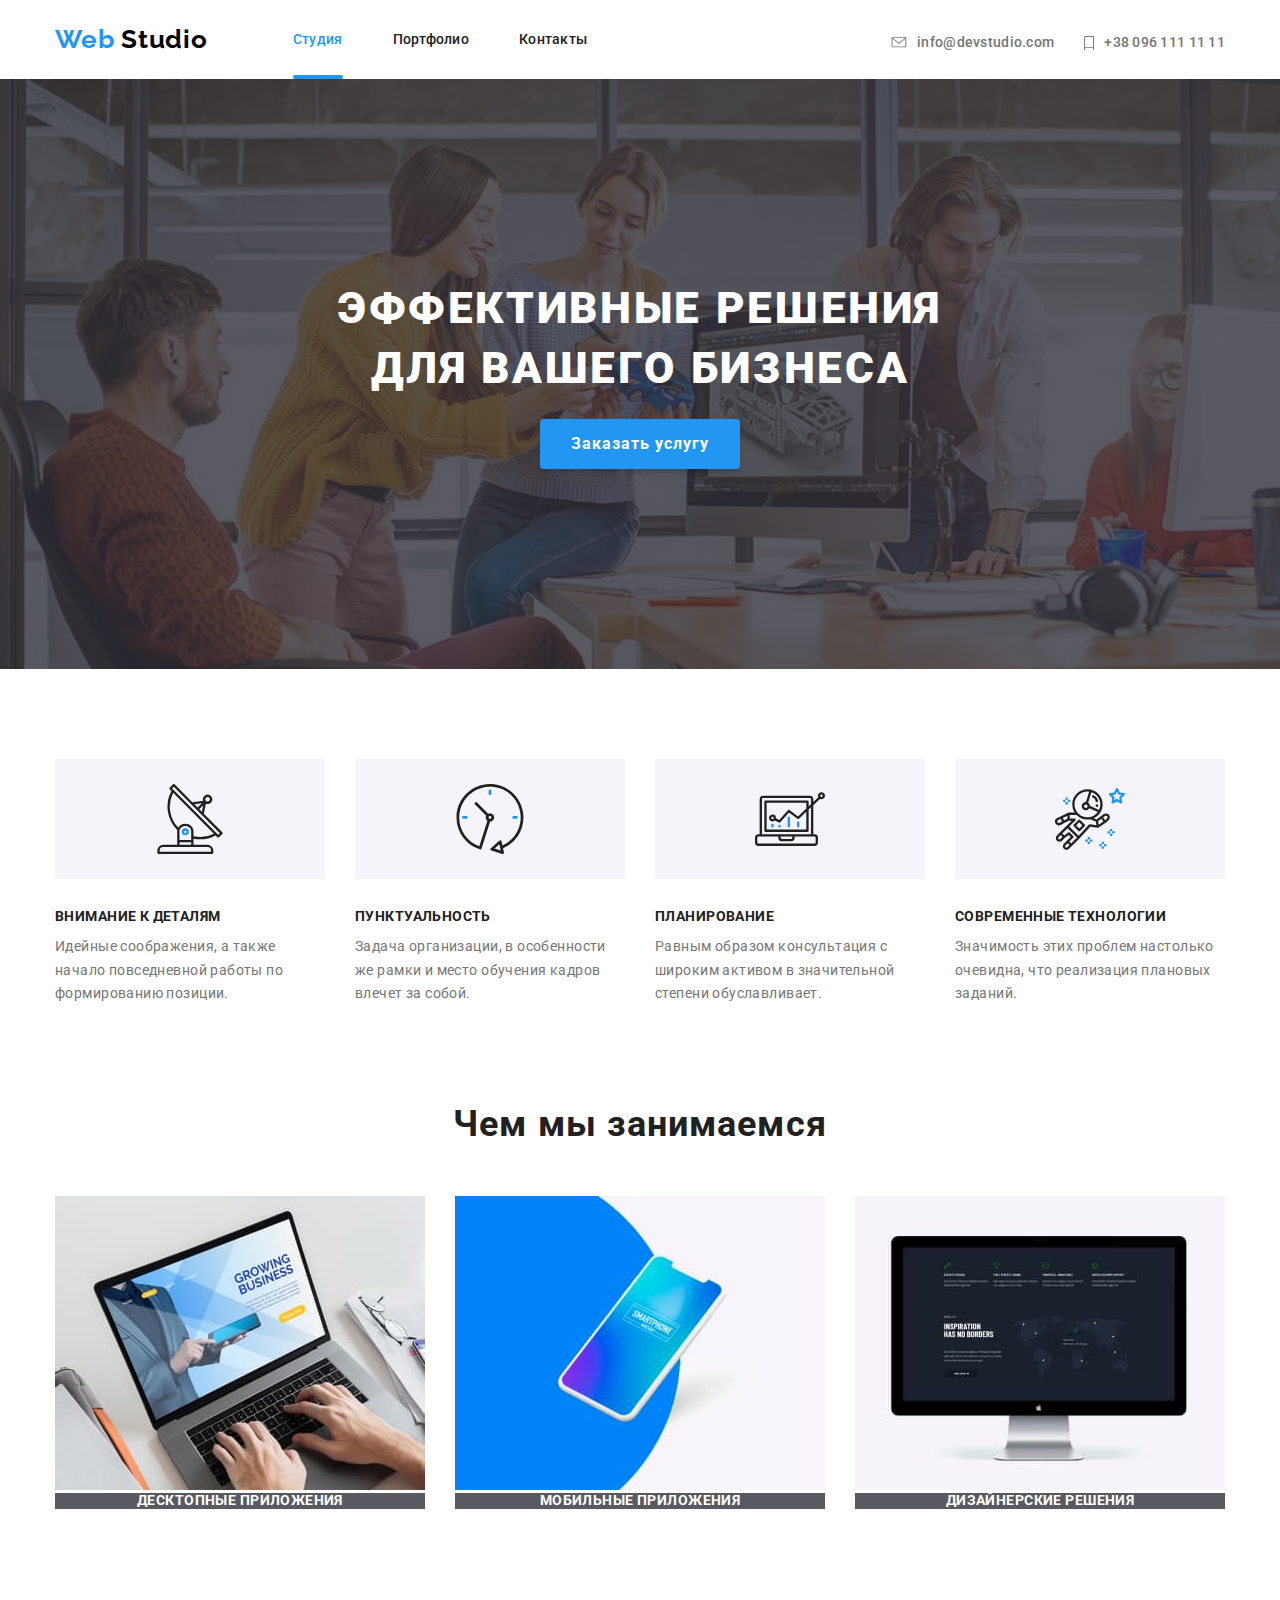
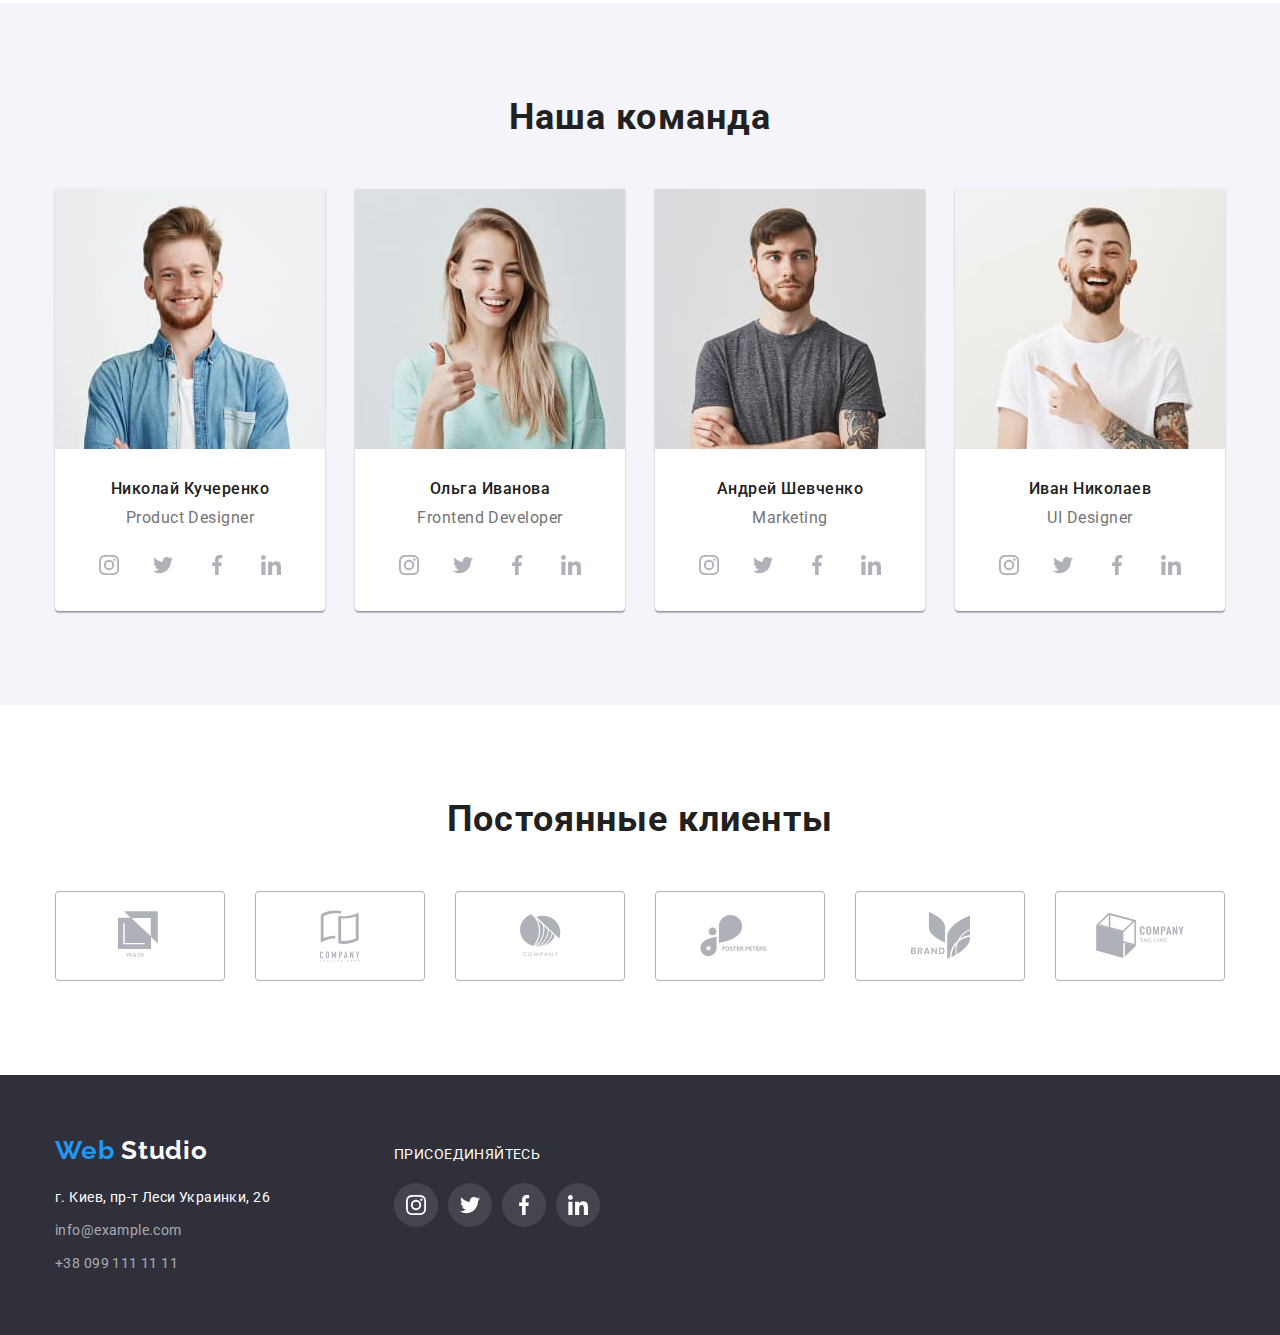
<file: index.html>
<!DOCTYPE html>
<html lang="ru">
<head>
    <meta charset="UTF-8">
    <meta name="viewport" content="width=device-width, initial-scale=1.0">
    <title lang="en">Web Studio</title>
    <link href="https://fonts.googleapis.com/css2?family=Raleway:wght@700&family=Roboto:wght@400;500;700;900&display=swap" rel="stylesheet">
    <link rel="stylesheet" href="./css/normalize.css">
    <link rel="stylesheet" href="./css/styles.css">
</head>
<body>
    <header class="web-studio-header">
        <div class="container">
            <nav class="nav">
                <a class="logo" href="./index.html" lang="en"><span>Web</span> Studio</a>
                <ul class="nav-list">
                    <li class="nav-item">
                        <a class="nav-item-link stydio-underline" href="./index.html">Студия</a>
                    </li>
                    <li class="nav-item">
                        <a class="nav-item-link" href="./portfolio.html">Портфолио</a>
                    </li>
                    <li class="nav-item">
                        <a class="nav-item-link" href="">Контакты</a>
                    </li>
                </ul>
            </nav>      
            <ul class="header-adress">
                <li class="header-adress-list link" >
                    <a href="mailto:info@devstudio.com">
                    <svg class="header-icon-mail" width="16" height="11">
                        <use href="./images/svg/sprite.svg#icon-envelopehover"></use>
                    </svg>info@devstudio.com
                    </a>
                </li>
                <li class="header-adress-list link">
                    <a href="tel:+380961111111">
                    <svg class="header-icon">
                        <use href="./images/svg/sprite.svg#icon-vector"></use>
                    </svg>+38 096 111 11 11
                    </a>
                </li>
            </ul>
        </div>
    </header>
    <main>
        <!-- Hero section_1 -->
        <section class="hero-section">
            <div class="hero-content">
                <h1 class="hero-title">
                    Эффективные решения для вашего бизнеса
                </h1>
                <button class="hero-button" type="button">
                    Заказать услугу
                </button>    
            </div>
        </section>
        <!-- About us (+Фоновые иконки) section_2-->
        <section  class="about-section container">
            <h2 class="section-title" hidden>О нас</h2>
            <ul class="about-us-list">
                <li class="list-item">
                    <div class="about-us-bg">
                        <svg class="about-us-svg">
                            <use href="./images/svg/sprite.svg#icon-antenna"></use>
                        </svg>
                    </div>
                    <h3 class="about-second-title">Внимание к деталям</h3>
                    <p class="about-description">Идейные соображения, а также начало повседневной работы по формированию позиции.</p>
                </li>
                <li class="list-item">
                    <div class="about-us-bg">
                        <svg class="about-us-svg">
                            <use href="./images/svg/sprite.svg#icon-clock" ></use>
                        </svg>
                    </div>
                    <h3 class="about-second-title">Пунктуальность</h3>
                    <p class="about-description">Задача организации, в особенности же рамки и место обучения кадров влечет за собой.</p>
                </li>
                <li class="list-item">
                    <div class="about-us-bg">
                        <svg class="about-us-svg">
                            <use href="./images/svg/sprite.svg#icon-diagram"></use>
                        </svg>
                    </div>
                    <h3 class="about-second-title">Планирование</h3>
                    <p class="about-description">Равным образом консультация с широким активом в значительной степени обуславливает.</p>
                </li>
                <li class="list-item">
                    <div class="about-us-bg">
                        <svg class="about-us-svg">
                            <use href="./images/svg/sprite.svg#icon-astronaut"></use>
                        </svg>
                    </div>
                    <h3 class="about-second-title">Современные технологии</h3>
                    <p class="about-description">Значимость этих проблем настолько очевидна, что реализация плановых заданий.</p>
                </li>
            </ul>
        </section>
        <!-- Чем мы занимаемся section_3 -->
        <section class="what-do-we-do">
            <div class="container">
                <h2 class="section-title">Чем мы занимаемся</h2>
                <ul class="what-do-we-do-list">
                    <li class="what-our-direction">
                        <img src="./images/main/section_3/img_1.jpg" alt="человек печатает" width="370" height="294">
                        <h3 class="what-our-direction-title">Десктопные приложения</h3>
                    </li>
                    <li class="what-our-direction">
                        <img src="./images/main/section_3/img_2.jpg" alt="мобильный телефон" width="370" height="294">
                        <h3 class="what-our-direction-title">Мобильные приложения</h3>
                    </li>
                    <li class="what-our-direction">
                        <img src="./images/main/section_3/img_3.jpg" alt="монитор со страницой сайта" width="370" height="294">
                        <h3 class="what-our-direction-title">Дизайнерские решения</h3>
                    </li>
                </ul>    
            </div>
        </section>
        <!-- Наша команда section_4 -->
        <section class="team-section">
            <div class="container">
                <h2 class="section-title">Наша команда</h2>
                <ul class="team-list">
                    <li class="team-card">
                        <img src="./images/main/section_4_team/img_1.jpg" alt="член команди номер 1" width="270" height="260">
                        <h3 class="team-card-title">Николай Кучеренко</h3>
                        <p class="team-card-desc" lang="en">Product Designer</p>
                        <ul class="card-social-list">
                            <li>
                                <a class="card-social-list-link" href="" >
                                    <svg class="icon-svg" width="20px" height="20px">
                                        <use href="./images/svg/sprite.svg#icon-instagram2"></use>
                                    </svg>
                                </a>
                                
                            </li>
                            <li>
                                <a class="card-social-list-link" href="">
                                    <svg class="icon-svg" width="20px" height="20px">
                                        <use href="./images/svg/sprite.svg#icon-twitter1"></use>
                                    </svg>
                                </a>
                            </li>
                            <li>
                                <a class="card-social-list-link" href="">
                                    <svg class="icon-svg" width="20px" height="20px">
                                        <use href="./images/svg/sprite.svg#icon-facebook1"></use>
                                    </svg>
                                </a>
                            </li>
                            <li>
                                <a class="card-social-list-link" href="">
                                    <svg class="icon-svg" width="20px" height="20px">
                                        <use href="./images/svg/sprite.svg#icon-linkedin1"></use>
                                    </svg>
                                </a>
                            </li>
                        </ul>
                    </li>
                    <li class="team-card">
                        <img src="./images/main/section_4_team/img_2.jpg" alt="член команди номер 2" width="270" height="260">
                        <h3 class="team-card-title">Ольга Иванова</h3>
                        <p class="team-card-desc" lang="en">Frontend Developer</p>
                        <ul class="card-social-list">
                            <li>
                                <a class="card-social-list-link" href="" >
                                    <svg class="icon-svg" width="20px" height="20px">
                                        <use href="./images/svg/sprite.svg#icon-instagram2"></use>
                                    </svg>
                                </a>
                                
                            </li>
                            <li>
                                <a class="card-social-list-link" href="">
                                    <svg class="icon-svg" width="20px" height="20px">
                                        <use class="icon-svg" href="./images/svg/sprite.svg#icon-twitter1"></use>
                                    </svg>
                                </a>
                            </li>
                            <li>
                                <a class="card-social-list-link" href="">
                                    <svg class="icon-svg" width="20px" height="20px">
                                        <use href="./images/svg/sprite.svg#icon-facebook1"></use>
                                    </svg>
                                </a>
                            </li>
                            <li>
                                <a class="card-social-list-link" href="">
                                    <svg class="icon-svg" width="20px" height="20px">
                                        <use class="icon-svg" href="./images/svg/sprite.svg#icon-linkedin1"></use>
                                    </svg>
                                </a>
                            </li>
                        </ul>
                    </li>
                    <li class="team-card">
                        <img src="./images/main/section_4_team/img_3.jpg" alt="член команди номер 3" width="270" height="260">
                        <h3 class="team-card-title">Андрей Шевченко</h3>
                        <p class="team-card-desc" lang="en">Marketing</p>
                        <ul class="card-social-list">
                            <li>
                                <a class="card-social-list-link" href="" >
                                    <svg class="icon-svg" width="20px" height="20px">
                                        <use href="./images/svg/sprite.svg#icon-instagram2"></use>
                                    </svg>
                                </a>
                                
                            </li>
                            <li>
                                <a class="card-social-list-link" href="">
                                    <svg class="icon-svg" width="20px" height="20px">
                                        <use class="icon-svg" href="./images/svg/sprite.svg#icon-twitter1"></use>
                                    </svg>
                                </a>
                            </li>
                            <li>
                                <a class="card-social-list-link" href="">
                                    <svg class="icon-svg" width="20px" height="20px">
                                        <use href="./images/svg/sprite.svg#icon-facebook1"></use>
                                    </svg>
                                </a>
                            </li>
                            <li>
                                <a class="card-social-list-link" href="">
                                    <svg class="icon-svg" width="20px" height="20px">
                                        <use class="icon-svg" href="./images/svg/sprite.svg#icon-linkedin1"></use>
                                    </svg>
                                </a>
                            </li>
                        </ul>
                    </li>
                    <li class="team-card">
                        <img src="./images/main/section_4_team/img_4.jpg" alt="член команди номер 4" width="270" height="260">
                        <h3 class="team-card-title">Иван Николаев</h3>
                        <p class="team-card-desc" lang="en">UI Designer</p>
                        <ul class="card-social-list">
                            <li>
                                <a class="card-social-list-link" href="" >
                                    <svg class="icon-svg" width="20px" height="20px">
                                        <use href="./images/svg/sprite.svg#icon-instagram2"></use>
                                    </svg>
                                </a>
                                
                            </li>
                            <li>
                                <a class="card-social-list-link" href="">
                                    <svg class="icon-svg" width="20px" height="20px">
                                        <use class="icon-svg" href="./images/svg/sprite.svg#icon-twitter1"></use>
                                    </svg>
                                </a>
                            </li>
                            <li>
                                <a class="card-social-list-link" href="">
                                    <svg class="icon-svg" width="20px" height="20px">
                                        <use href="./images/svg/sprite.svg#icon-facebook1"></use>
                                    </svg>
                                </a>
                            </li>
                            <li>
                                <a class="card-social-list-link" href="">
                                    <svg class="icon-svg" width="20px" height="20px">
                                        <use class="icon-svg" href="./images/svg/sprite.svg#icon-linkedin1"></use>
                                    </svg>
                                </a>
                            </li>
                        </ul>
                    </li>
                </ul>
    
            </div>

        </section>
        <!-- Постоянные клиенты scetion_5 -->
        <section class="regular-clients-section container">
            <h2 class="section-title">Постоянные клиенты</h2>
            <ul class="regular-klients-list">
                <li class="clients-logo">
                    <a class="clients-logo-link" href="" >
                        <svg width="44" height="49">
                            <use class="regular-clients-icon" href="./images/svg/sprite.svg#icon-logo1" ></use>
                        </svg>
                    </a>
                </li>
                <li>
                    <a class="clients-logo-link" href="">
                        <svg width="40" height="52">
                            <use href="./images/svg/sprite.svg#icon-logo2" width="40" height="52"></use>
                        </svg>
                    </a>
                </li>
                <li>
                    <a class="clients-logo-link" href="">
                        <svg width="41" height="42.6">
                            <use href="./images/svg/sprite.svg#icon-logo3"></use>
                        </svg>
                    </a>
                </li>
                <li>
                    <a class="clients-logo-link" href="">
                        <svg width="79.66" height="42.02">
                            <use href="./images/svg/sprite.svg#icon-logo4"></use>
                        </svg>
                    </a>
                </li>
                <li>
                    <a class="clients-logo-link" href="">
                        <svg width="59" height="47">
                            <use href="./images/svg/sprite.svg#icon-logo5"></use>
                        </svg>
                    </a>
                </li>
                <li>
                    <a class="clients-logo-link" href="">
                        <svg width="88.48" height="45.44">
                            <use href="./images/svg/sprite.svg#icon-logo6"></use>
                        </svg>
                    </a>
                </li>
            </ul>
        </section>
    </main>
    <footer class="footer">
        <div class="container">
            <div class="footer-adress">
                <a class="logo" href="" lang="en"><span>Web</span> <span class="footer-logo">Studio</span></a>
                <ul>
                    <li class="footer-adress-item">
                        <a class="footer-adress-link" href="https://goo.gl/maps/uBGR4EbeHuh7jFkM7" target="_blank">г. Киев, пр-т Леси Украинки, 26</a>
                    </li>
                    <li class="footer-adress-item">
                        <a class="footer-adress-link transparent" href="mailto:info@example.com">info@example.com</a>
                    </li>
                    <li class="footer-adress-item">
                        <a class="footer-adress-link transparent" href="tel:+380991111111">+38 099 111 11 11</a>
                    </li>
                </ul>
            </div>
             <div class="footer-social">
                    <b class="foter-social-title">присоединяйтесь</b>
                    <ul class="footer-social-list">
                        <li>
                            <a class="footer-social-list-item" href="">
                                <svg width="20" height="20">
                                    <use href="./images/svg/sprite.svg#icon-instagram2"></use>
                                </svg>
                            </a>
                        </li>
                        <li>
                            <a class="footer-social-list-item" href="">
                                <svg width="20" height="20">
                                    <use href="./images/svg/sprite.svg#icon-twitter1"></use>
                                </svg>
                            </a>
                        </li>
                        <li>
                            <a class="footer-social-list-item" href="">
                                <svg width="20" height="20">
                                    <use href="./images/svg/sprite.svg#icon-facebook1"></use>
                                </svg>
                            </a>
                        </li>
                        <li>
                            <a class="footer-social-list-item" href="">
                                <svg width="20" height="20">
                                    <use href="./images/svg/sprite.svg#icon-linkedin1"></use>
                                </svg>
                            </a>
                        </li>
                    </ul>        
            </div>    
        </div>
    </footer>
</body>
</html>
</file>
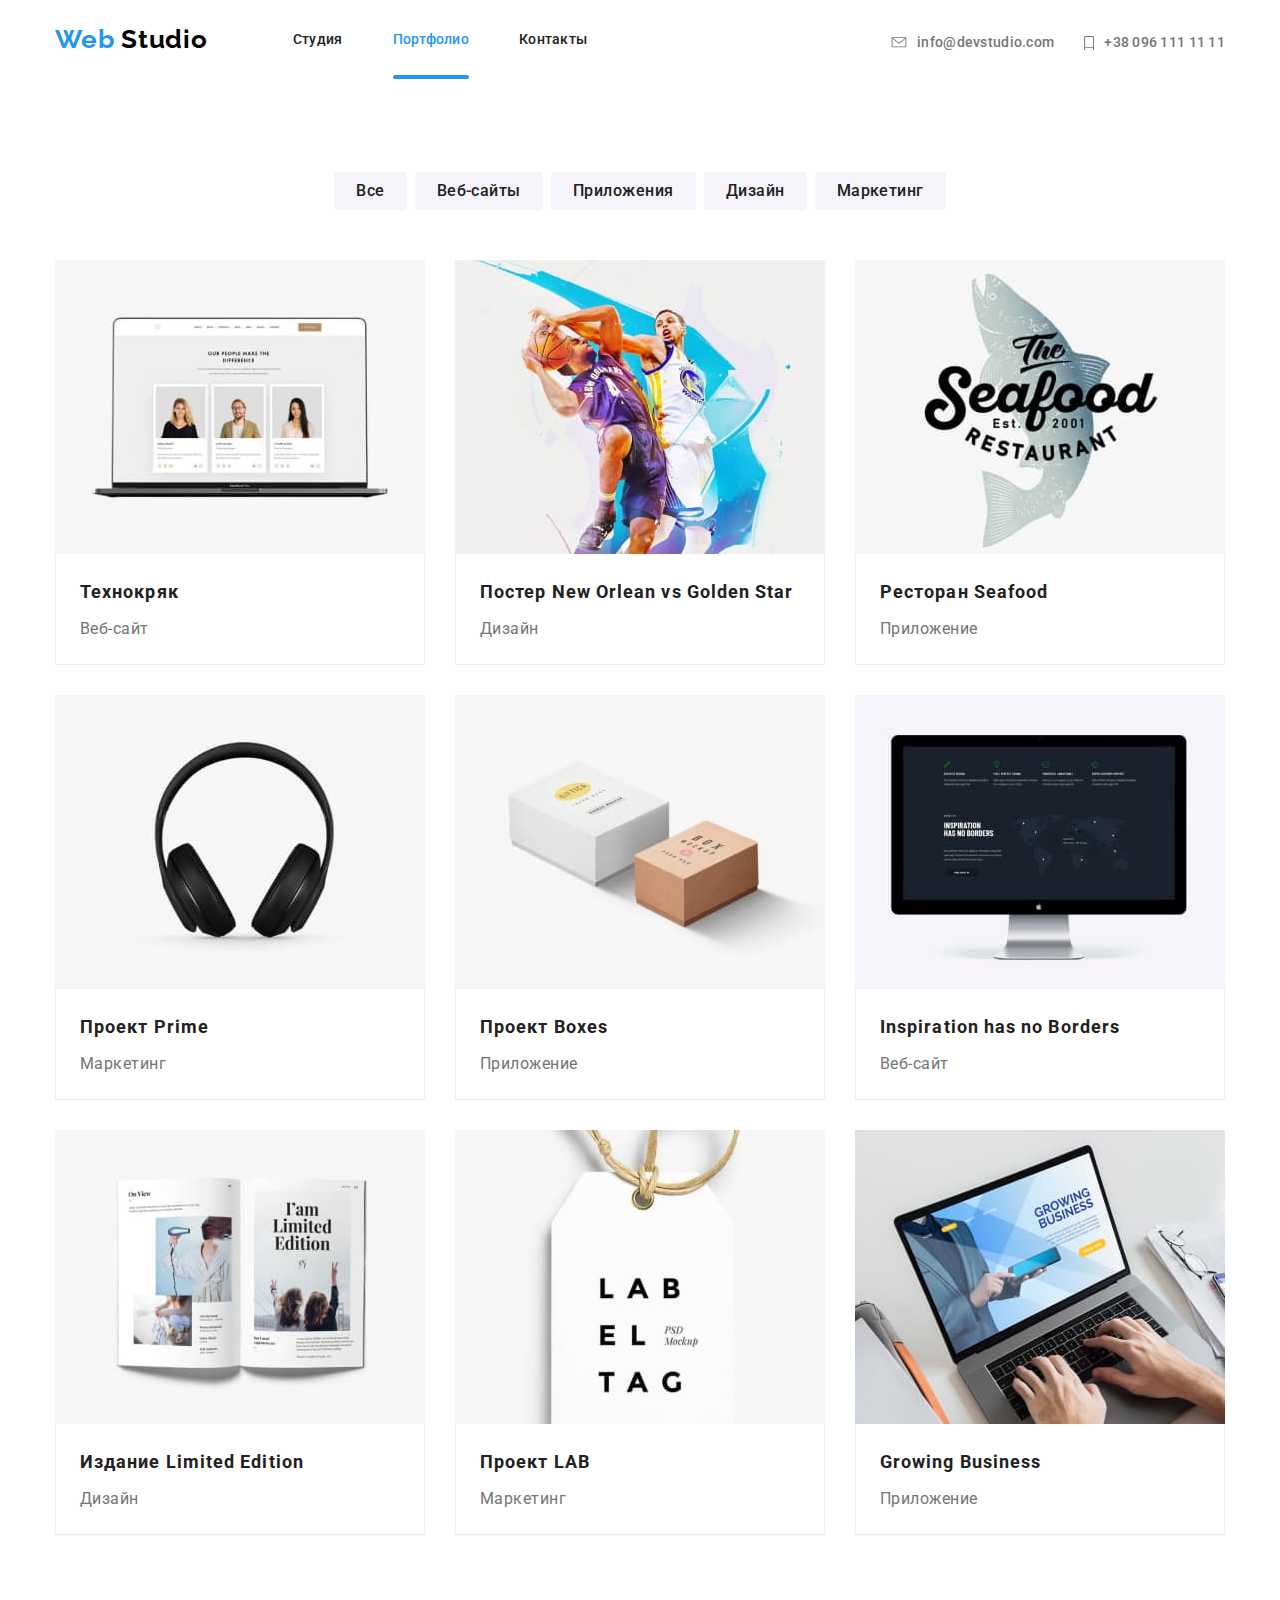
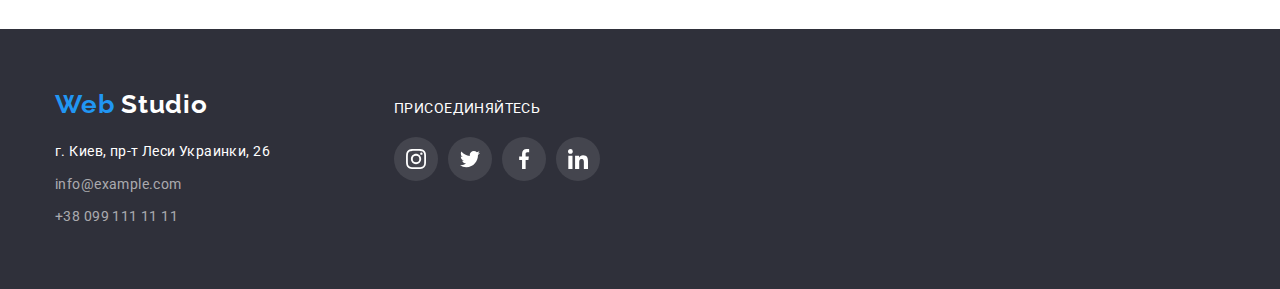
<file: portfolio.html>
<!DOCTYPE html>
<html lang="ru">
<head>
    <meta charset="UTF-8">
    <meta name="viewport" content="width=device-width, initial-scale=1.0">
    <title lang="en">Web Studio</title>
    <link href="https://fonts.googleapis.com/css2?family=Raleway:wght@700&family=Roboto:wght@400;500;700;900&display=swap" rel="stylesheet">
    <link rel="stylesheet" href="./css/styles.css">
    <link rel="stylesheet" href="./css/normalize.css">

</head>
<body>
    <header class="web-studio-header">
        <div class="container">
            <nav class="nav">
                <a class="logo" href="./index.html" lang="en"><span>Web</span> Studio</a>
                <ul class="nav-list">
                    <li class="nav-item">
                        <a class="nav-item-link" href="./index.html">Студия</a>
                    </li>
                    <li class="nav-item">
                        <a class="nav-item-link portfolio-underline" href="./portfolio.html">Портфолио</a>
                    </li>
                    <li class="nav-item">
                        <a class="nav-item-link" href="">Контакты</a>
                    </li>
                </ul>
            </nav>      
            <ul class="header-adress">
                <li class="header-adress-list link" >
                    <a href="mailto:info@devstudio.com">
                    <svg class="header-icon-mail" width="16" height="11">
                        <use href="./images/svg/sprite.svg#icon-envelopehover"></use>
                    </svg>info@devstudio.com
                    </a>
                </li>
                <li class="header-adress-list link">
                    <a href="tel:+380961111111">
                    <svg class="header-icon">
                        <use href="./images/svg/sprite.svg#icon-vector"></use>
                    </svg>+38 096 111 11 11
                    </a>
                </li>
            </ul>
        </div>
    </header>
    <main>
        <section class="filter-section container">
            <div class="filter">
                <h1 hidden>Портфолио</h1>
                <ul class="filter-list">
                    <li class="filter-item">
                        <button class="filter-button" type="button">Все</button>
                    </li>
                    <li class="filter-item">
                        <button class="filter-button" type="button">Веб-сайты</button>
                    </li>
                    <li class="filter-item">
                        <button class="filter-button" type="button">Приложения</button>
                    </li>
                    <li class="filter-item">
                        <button class="filter-button" type="button">Дизайн</button>
                    </li>
                    <li class="filter-item">
                        <button class="filter-button" type="button">Маркетинг</button>
                    </li>
                </ul>
            </div>
            <ul class="portfolio-list">
                <li class="portfolio-item"> 
                    <a href="">
                        <img src="./images/portfolio/img-portfolio-1.jpg" alt="пример работы - веб-сайт">
                        <div class="portfolio-item-desc-bg">
                            <h2 class="protfolio-item-title">Технокряк</h2>
                            <p class="portfolio-item-product">Веб-сайт</p>    
                        </div>
                        <p class="portfolio-item-desc" hidden>Технокряк это современная площадка распространения коронавируса. Компании используют эту платформу для цифрового шпионажа и атак на защищённые сервера конкурентов.</p>
                    </a>
                </li>
                <li class="portfolio-item"> 
                    <a href="">
                        <img src="./images/portfolio/img-portfolio-2.jpg" alt="пример работы - дизайн постера">
                        <div class="portfolio-item-desc-bg">
                            <h2 class="protfolio-item-title">Постер New Orlean vs Golden Star</h2>
                            <p class="portfolio-item-product">Дизайн</p>
                        </div>
                        <p class="portfolio-item-desc" hidden>Lorem ipsum dolor sit amet consectetur adipisicing elit. Ipsum, veniam! Facere vel quibusdam beatae cumque.</p>
                    </a>
                </li>
                <li class="portfolio-item"> 
                    <a href="">
                        <img src="./images/portfolio/img-portfolio-3.jpg" alt="пример работы - приложение">
                        <div class="portfolio-item-desc-bg">
                            <h2 class="protfolio-item-title">Ресторан Seafood</h2>
                            <p class="portfolio-item-product">Приложение</p>
                        </div>
                        <p class="portfolio-item-desc" hidden>Lorem ipsum dolor sit amet consectetur adipisicing elit. Temporibus eos voluptatem illum. Error, ratione maiores?</p>
                    </a>
                </li>
                <li class="portfolio-item"> 
                    <a href="">
                        <img src="./images/portfolio/img-portfolio-4.jpg" alt="пример работы - маркетинг">
                        <div class="portfolio-item-desc-bg">
                            <h2 class="protfolio-item-title">Проект Prime</h2>
                            <p class="portfolio-item-product">Маркетинг</p>
                        </div>
                        <p class="portfolio-item-desc" hidden>Lorem ipsum dolor sit amet consectetur adipisicing elit. Temporibus eos voluptatem illum. Error, ratione maiores?</p>
                    </a>
                </li>
                <li class="portfolio-item"> 
                    <a href="">
                        <img src="./images/portfolio/img-portfolio-5.jpg" alt="пример работы - приложение">
                        <div class="portfolio-item-desc-bg">
                            <h2 class="protfolio-item-title">Проект Boxes</h2>
                            <p class="portfolio-item-product">Приложение</p>
                        </div>
                        <p class="portfolio-item-desc" hidden>Lorem ipsum dolor sit amet consectetur adipisicing elit. Temporibus eos voluptatem illum. Error, ratione maiores?</p>
                    </a>
                </li>
                <li class="portfolio-item"> 
                    <a href="">
                        <img src="./images/portfolio/img-portfolio-6.jpg" alt="пример работы - веб-сайт">
                        <div class="portfolio-item-desc-bg">
                            <h2 class="protfolio-item-title">Inspiration has no Borders</h2>
                            <p class="portfolio-item-product">Веб-сайт</p>
                        </div>
                        <p class="portfolio-item-desc" hidden>Lorem ipsum dolor sit amet consectetur adipisicing elit. Temporibus eos voluptatem illum. Error, ratione maiores?</p>
                    </a>
                </li>
                <li class="portfolio-item"> 
                    <a href="">
                        <img src="./images/portfolio/img-portfolio-7.jpg" alt="пример работы - дизайн">
                        <div class="portfolio-item-desc-bg">
                            <h2 class="protfolio-item-title">Издание Limited Edition</h2>
                            <p class="portfolio-item-product">Дизайн</p>
                        </div>
                        <p class="portfolio-item-desc" hidden>Lorem ipsum dolor sit amet consectetur adipisicing elit. Temporibus eos voluptatem illum. Error, ratione maiores?</p>
                    </a>
                </li>
                <li class="portfolio-item"> 
                    <a href="">
                        <img src="./images/portfolio/img-portfolio-8.jpg" alt="пример работы - маркетинг">
                        <div class="portfolio-item-desc-bg">
                            <h2 class="protfolio-item-title">Проект LAB</h2>
                            <p class="portfolio-item-product">Маркетинг</p>
                        </div>
                        <p class="portfolio-item-desc" hidden>Lorem ipsum dolor sit amet consectetur adipisicing elit. Temporibus eos voluptatem illum. Error, ratione maiores?</p>
                    </a> 
                </li>
                <li class="portfolio-item"> 
                    <a href="">
                        <img src="./images/portfolio/img-portfolio-9.jpg" alt="пример работы - приложение">
                        <div class="portfolio-item-desc-bg">
                            <h2 class="protfolio-item-title">Growing Business</h2>
                            <p class="portfolio-item-product">Приложение</p>
                        </div>
                        <p class="portfolio-item-desc" hidden>Lorem ipsum dolor sit amet consectetur adipisicing elit. Temporibus eos voluptatem illum. Error, ratione maiores?</p>
                    </a>
                </li>
            </ul>
        </section>
    </main>
    <footer class="footer">
        <div class="container">
            <div class="footer-adress">
                <a class="logo" href="" lang="en"><span>Web</span> <span class="footer-logo">Studio</span></a>
                <ul>
                    <li class="footer-adress-item">
                        <a class="footer-adress-link" href="https://goo.gl/maps/uBGR4EbeHuh7jFkM7" target="_blank">г. Киев, пр-т Леси Украинки, 26</a>
                    </li>
                    <li class="footer-adress-item">
                        <a class="footer-adress-link transparent" href="mailto:info@example.com">info@example.com</a>
                    </li>
                    <li class="footer-adress-item">
                        <a class="footer-adress-link transparent" href="tel:+380991111111">+38 099 111 11 11</a>
                    </li>
                </ul>
            </div>
             <div class="footer-social">
                    <b class="foter-social-title">присоединяйтесь</b>
                    <ul class="footer-social-list">
                        <li>
                            <a class="footer-social-list-item" href="">
                                <svg width="20" height="20">
                                    <use href="./images/svg/sprite.svg#icon-instagram2"></use>
                                </svg>
                            </a>
                        </li>
                        <li>
                            <a class="footer-social-list-item" href="">
                                <svg width="20" height="20">
                                    <use href="./images/svg/sprite.svg#icon-twitter1"></use>
                                </svg>
                            </a>
                        </li>
                        <li>
                            <a class="footer-social-list-item" href="">
                                <svg width="20" height="20">
                                    <use href="./images/svg/sprite.svg#icon-facebook1"></use>
                                </svg>
                            </a>
                        </li>
                        <li>
                            <a class="footer-social-list-item" href="">
                                <svg width="20" height="20">
                                    <use href="./images/svg/sprite.svg#icon-linkedin1"></use>
                                </svg>
                            </a>
                        </li>
                    </ul>        
            </div>    
        </div>
    </footer>

</body>
</html>
</file>
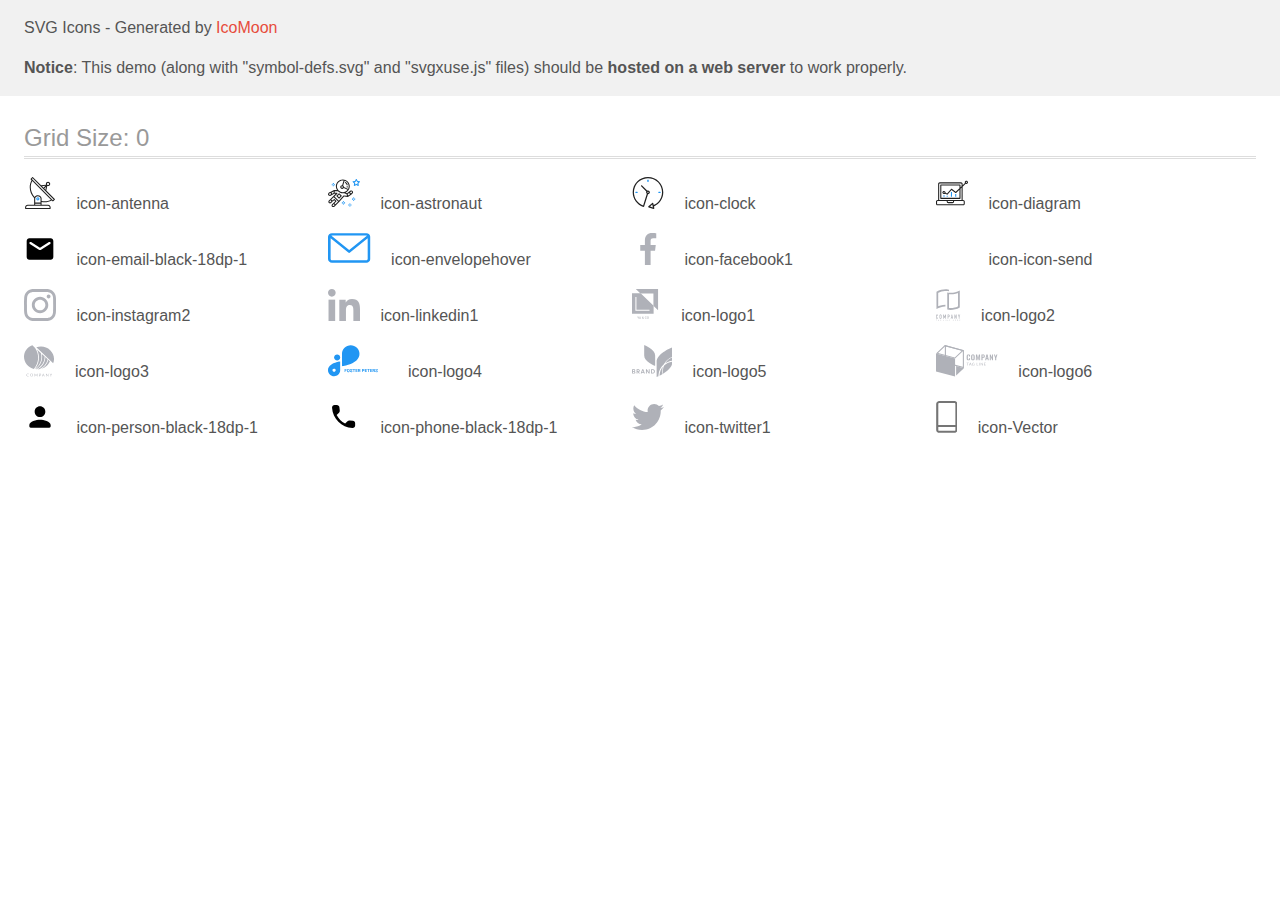
<file: images/svg/icomoon/demo-external-svg.html>
<!doctype html>
<html>
<head>
    <title>IcoMoon - SVG Icons</title>
    <meta charset="utf-8">
    <meta name="viewport" content="width=device-width, initial-scale=1">
    <link rel="stylesheet" href="demo-files/demo.css">
    <link rel="stylesheet" href="style.css">
</head>
<body>
<header class="bgc1 clearfix">
<div class="mhl">
    <p>SVG Icons - Generated by <a href="https://icomoon.io/app">IcoMoon</a></p><p><strong>Notice</strong>: This demo (along with "symbol-defs.svg" and "svgxuse.js" files) should be <b>hosted on a web server</b> to work properly.</p>
</div>
</header>
    <div class="clearfix mhl ptl">
        <h1 class="mvm mtn fgc1">Grid Size: 0</h1>
        <div class="glyph fs1">
            <div class="clearfix pbs">
                <svg class="icon icon-antenna"><use xlink:href="symbol-defs.svg#icon-antenna"></use></svg><span class="name"> icon-antenna</span>
            </div>
        </div>
        <div class="glyph fs1">
            <div class="clearfix pbs">
                <svg class="icon icon-astronaut"><use xlink:href="symbol-defs.svg#icon-astronaut"></use></svg><span class="name"> icon-astronaut</span>
            </div>
        </div>
        <div class="glyph fs1">
            <div class="clearfix pbs">
                <svg class="icon icon-clock"><use xlink:href="symbol-defs.svg#icon-clock"></use></svg><span class="name"> icon-clock</span>
            </div>
        </div>
        <div class="glyph fs1">
            <div class="clearfix pbs">
                <svg class="icon icon-diagram"><use xlink:href="symbol-defs.svg#icon-diagram"></use></svg><span class="name"> icon-diagram</span>
            </div>
        </div>
        <div class="glyph fs1">
            <div class="clearfix pbs">
                <svg class="icon icon-email-black-18dp-1"><use xlink:href="symbol-defs.svg#icon-email-black-18dp-1"></use></svg><span class="name"> icon-email-black-18dp-1</span>
            </div>
        </div>
        <div class="glyph fs1">
            <div class="clearfix pbs">
                <svg class="icon icon-envelopehover"><use xlink:href="symbol-defs.svg#icon-envelopehover"></use></svg><span class="name"> icon-envelopehover</span>
            </div>
        </div>
        <div class="glyph fs1">
            <div class="clearfix pbs">
                <svg class="icon icon-facebook1"><use xlink:href="symbol-defs.svg#icon-facebook1"></use></svg><span class="name"> icon-facebook1</span>
            </div>
        </div>
        <div class="glyph fs1">
            <div class="clearfix pbs">
                <svg class="icon icon-icon-send"><use xlink:href="symbol-defs.svg#icon-icon-send"></use></svg><span class="name"> icon-icon-send</span>
            </div>
        </div>
        <div class="glyph fs1">
            <div class="clearfix pbs">
                <svg class="icon icon-instagram2"><use xlink:href="symbol-defs.svg#icon-instagram2"></use></svg><span class="name"> icon-instagram2</span>
            </div>
        </div>
        <div class="glyph fs1">
            <div class="clearfix pbs">
                <svg class="icon icon-linkedin1"><use xlink:href="symbol-defs.svg#icon-linkedin1"></use></svg><span class="name"> icon-linkedin1</span>
            </div>
        </div>
        <div class="glyph fs1">
            <div class="clearfix pbs">
                <svg class="icon icon-logo1"><use xlink:href="symbol-defs.svg#icon-logo1"></use></svg><span class="name"> icon-logo1</span>
            </div>
        </div>
        <div class="glyph fs1">
            <div class="clearfix pbs">
                <svg class="icon icon-logo2"><use xlink:href="symbol-defs.svg#icon-logo2"></use></svg><span class="name"> icon-logo2</span>
            </div>
        </div>
        <div class="glyph fs1">
            <div class="clearfix pbs">
                <svg class="icon icon-logo3"><use xlink:href="symbol-defs.svg#icon-logo3"></use></svg><span class="name"> icon-logo3</span>
            </div>
        </div>
        <div class="glyph fs1">
            <div class="clearfix pbs">
                <svg class="icon icon-logo4"><use xlink:href="symbol-defs.svg#icon-logo4"></use></svg><span class="name"> icon-logo4</span>
            </div>
        </div>
        <div class="glyph fs1">
            <div class="clearfix pbs">
                <svg class="icon icon-logo5"><use xlink:href="symbol-defs.svg#icon-logo5"></use></svg><span class="name"> icon-logo5</span>
            </div>
        </div>
        <div class="glyph fs1">
            <div class="clearfix pbs">
                <svg class="icon icon-logo6"><use xlink:href="symbol-defs.svg#icon-logo6"></use></svg><span class="name"> icon-logo6</span>
            </div>
        </div>
        <div class="glyph fs1">
            <div class="clearfix pbs">
                <svg class="icon icon-person-black-18dp-1"><use xlink:href="symbol-defs.svg#icon-person-black-18dp-1"></use></svg><span class="name"> icon-person-black-18dp-1</span>
            </div>
        </div>
        <div class="glyph fs1">
            <div class="clearfix pbs">
                <svg class="icon icon-phone-black-18dp-1"><use xlink:href="symbol-defs.svg#icon-phone-black-18dp-1"></use></svg><span class="name"> icon-phone-black-18dp-1</span>
            </div>
        </div>
        <div class="glyph fs1">
            <div class="clearfix pbs">
                <svg class="icon icon-twitter1"><use xlink:href="symbol-defs.svg#icon-twitter1"></use></svg><span class="name"> icon-twitter1</span>
            </div>
        </div>
        <div class="glyph fs1">
            <div class="clearfix pbs">
                <svg class="icon icon-Vector"><use xlink:href="symbol-defs.svg#icon-Vector"></use></svg><span class="name"> icon-Vector</span>
            </div>
        </div>
  </div>
<script defer src="svgxuse.js"></script>
</body>
</html>
</file>
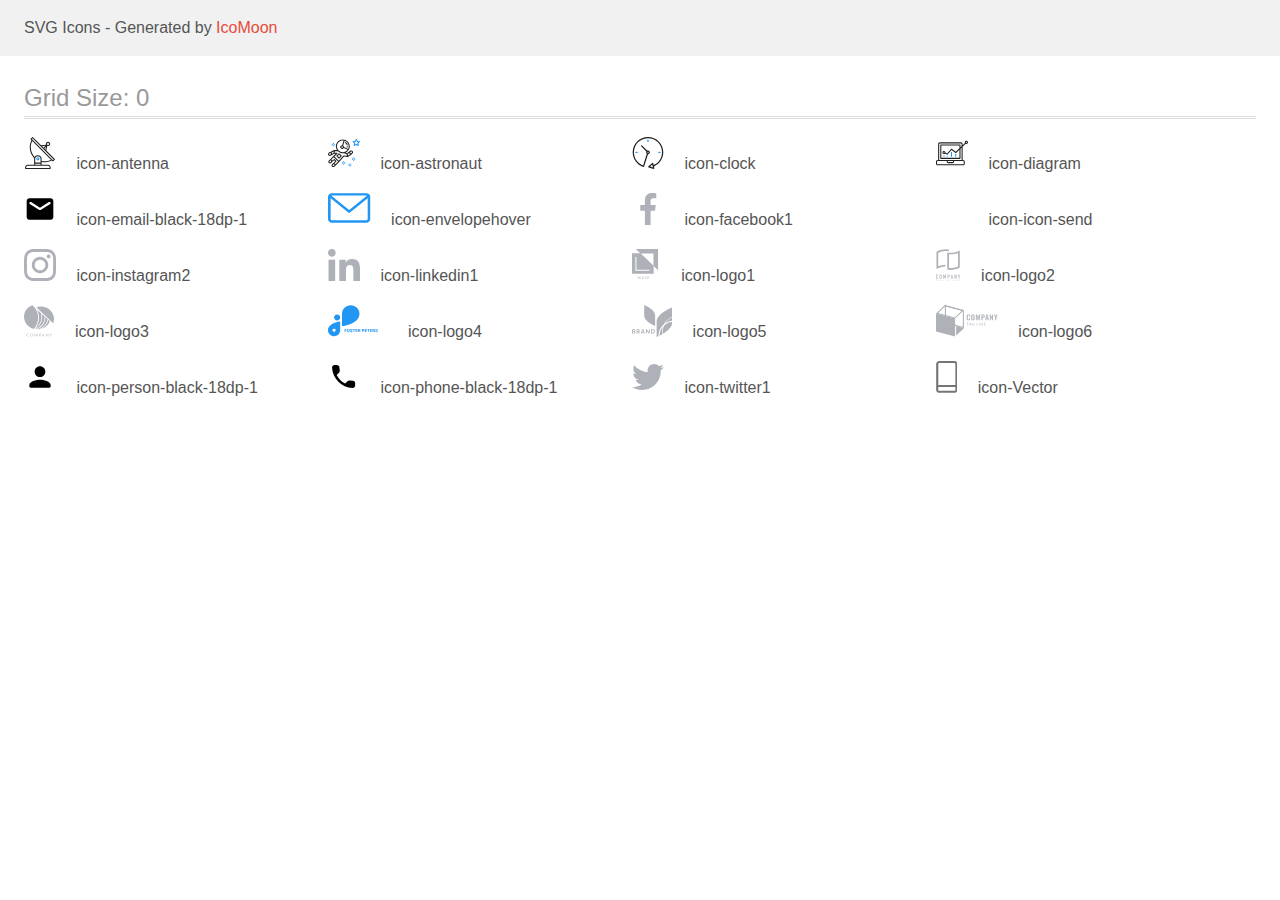
<file: images/svg/icomoon/demo.html>
<!doctype html>
<html>
<head>
    <title>IcoMoon - SVG Icons</title>
    <meta charset="utf-8">
    <meta name="viewport" content="width=device-width, initial-scale=1">
    <link rel="stylesheet" href="demo-files/demo.css">
    <link rel="stylesheet" href="style.css">
</head>
<body>
<svg aria-hidden="true" style="position: absolute; width: 0; height: 0; overflow: hidden;" version="1.1" xmlns="http://www.w3.org/2000/svg" xmlns:xlink="http://www.w3.org/1999/xlink">
<defs>
<symbol id="icon-antenna" viewBox="0 0 32 32">
<path fill="#212121" style="fill: var(--color1, #212121)" d="M30.773 22.098l-8.443-8.505 0.937-4.615c0.242 0.094 0.499 0.144 0.758 0.146h0.006c1.192 0.014 2.17-0.941 2.184-2.133s-0.941-2.17-2.133-2.184c-1.192-0.014-2.17 0.941-2.184 2.133-0.003 0.255 0.039 0.509 0.125 0.749l-4.96 0.605-8.091-8.133c-0.099-0.101-0.235-0.159-0.377-0.16-0.14 0.001-0.274 0.056-0.373 0.155l-1.513 1.504c-0.208 0.208-0.208 0.546 0 0.754l0.814 0.826c-3.153 5.798-2.129 12.978 2.519 17.663 0.043 0.041 0.092 0.074 0.146 0.098-0.034 0.18-0.051 0.364-0.052 0.547v6.187h-6.4c-1.472 0.002-2.665 1.195-2.667 2.667v1.067c0 0.295 0.239 0.533 0.533 0.533h24.533c0.295 0 0.533-0.239 0.533-0.533v-1.067c-0.002-1.472-1.195-2.665-2.667-2.667h-6.4v-2.742c1.003 0.21 2.024 0.317 3.049 0.32 2.458-0.003 4.877-0.615 7.040-1.783l0.818 0.823c0.099 0.101 0.235 0.159 0.377 0.16 0.14-0.001 0.274-0.056 0.373-0.155l1.513-1.504c0.208-0.208 0.208-0.546 0-0.754zM23.28 6.233c0.418-0.415 1.093-0.414 1.508 0.004s0.414 1.093-0.004 1.508c-0.2 0.199-0.47 0.31-0.752 0.31h-0.003c-0.589-0.003-1.064-0.483-1.061-1.072 0.002-0.282 0.115-0.552 0.314-0.751h-0.002zM22.024 9.738l-0.598 2.946-1.175-1.182 1.774-1.763zM21.419 8.836l-1.92 1.909-1.485-1.493 3.405-0.415zM24.004 28.8c0.884 0 1.6 0.716 1.6 1.6v0.533h-23.467v-0.533c0-0.884 0.716-1.6 1.6-1.6h20.267zM16.537 26.667v1.067h-5.333v-1.067h5.333zM11.204 25.6v-4.053c0-1.294 1.196-2.347 2.667-2.347s2.667 1.053 2.667 2.347v4.053h-5.333zM17.604 23.904v-2.357c0-1.882-1.675-3.413-3.733-3.413-1.331-0.020-2.576 0.657-3.281 1.786-4.058-4.274-4.971-10.645-2.279-15.887l18.602 18.708c-2.872 1.461-6.165 1.873-9.309 1.163zM28.893 23.22l-21.057-21.181 0.755-0.752 7.935 7.98c0.004 0 0.006 0.007 0.010 0.010l13.115 13.191-0.757 0.752z"></path>
<path fill="#2196f3" style="fill: var(--color2, #2196f3)" d="M13.876 20.267h-0.005c-0.884-0.001-1.601 0.714-1.602 1.598s0.714 1.601 1.598 1.602h0.005c0.884 0.001 1.601-0.714 1.602-1.598s-0.714-1.601-1.598-1.602zM14.249 22.245c-0.1 0.1-0.236 0.156-0.378 0.155-0.295-0.002-0.532-0.241-0.531-0.536 0.001-0.141 0.057-0.276 0.157-0.375s0.233-0.154 0.373-0.155c0.295 0.002 0.532 0.241 0.53 0.536-0.001 0.141-0.057 0.276-0.157 0.375h0.005z"></path>
</symbol>
<symbol id="icon-astronaut" viewBox="0 0 32 32">
<path fill="#2196f3" style="fill: var(--color2, #2196f3)" d="M31.974 4.524c-0.063-0.193-0.229-0.333-0.43-0.363l-1.91-0.278-0.855-1.731c-0.179-0.365-0.777-0.365-0.956 0l-0.855 1.731-1.91 0.278c-0.201 0.029-0.367 0.17-0.431 0.363-0.062 0.193-0.011 0.405 0.135 0.547l1.383 1.348-0.326 1.903c-0.034 0.2 0.048 0.402 0.212 0.522 0.166 0.121 0.382 0.135 0.562 0.040l1.709-0.899 1.709 0.899c0.078 0.041 0.164 0.061 0.249 0.061 0.11 0 0.221-0.034 0.314-0.102 0.164-0.119 0.246-0.322 0.212-0.522l-0.326-1.903 1.383-1.348c0.145-0.142 0.197-0.354 0.135-0.547zM29.511 5.851c-0.125 0.122-0.183 0.299-0.153 0.472l0.191 1.114-1-0.526c-0.078-0.041-0.163-0.061-0.249-0.061s-0.17 0.020-0.249 0.061l-1.001 0.526 0.191-1.114c0.030-0.173-0.028-0.349-0.153-0.472l-0.81-0.789 1.119-0.163c0.174-0.025 0.324-0.134 0.402-0.292l0.5-1.013 0.5 1.013c0.078 0.157 0.228 0.267 0.402 0.292l1.119 0.163-0.809 0.789z"></path>
<path fill="#2196f3" style="fill: var(--color2, #2196f3)" d="M26.133 20.522h-1.067v1.067h1.067v-1.067z"></path>
<path fill="#2196f3" style="fill: var(--color2, #2196f3)" d="M26.133 22.656h-1.067v1.067h1.067v-1.067z"></path>
<path fill="#2196f3" style="fill: var(--color2, #2196f3)" d="M27.2 21.589h-1.067v1.067h1.067v-1.067z"></path>
<path fill="#2196f3" style="fill: var(--color2, #2196f3)" d="M25.067 21.589h-1.067v1.067h1.067v-1.067z"></path>
<path fill="#2196f3" style="fill: var(--color2, #2196f3)" d="M22.4 26.389h-1.067v1.067h1.067v-1.067z"></path>
<path fill="#2196f3" style="fill: var(--color2, #2196f3)" d="M22.4 28.522h-1.067v1.067h1.067v-1.067z"></path>
<path fill="#2196f3" style="fill: var(--color2, #2196f3)" d="M23.467 27.456h-1.067v1.067h1.067v-1.067z"></path>
<path fill="#2196f3" style="fill: var(--color2, #2196f3)" d="M21.333 27.456h-1.067v1.067h1.067v-1.067z"></path>
<path fill="#2196f3" style="fill: var(--color2, #2196f3)" d="M16 24.256h-1.067v1.067h1.067v-1.067z"></path>
<path fill="#2196f3" style="fill: var(--color2, #2196f3)" d="M16 26.389h-1.067v1.067h1.067v-1.067z"></path>
<path fill="#2196f3" style="fill: var(--color2, #2196f3)" d="M17.067 25.322h-1.067v1.067h1.067v-1.067z"></path>
<path fill="#2196f3" style="fill: var(--color2, #2196f3)" d="M14.933 25.322h-1.067v1.067h1.067v-1.067z"></path>
<path fill="#2196f3" style="fill: var(--color2, #2196f3)" d="M5.866 6.122h-1.067v1.067h1.067v-1.067z"></path>
<path fill="#2196f3" style="fill: var(--color2, #2196f3)" d="M5.866 8.255h-1.067v1.067h1.067v-1.067z"></path>
<path fill="#2196f3" style="fill: var(--color2, #2196f3)" d="M6.933 7.189h-1.067v1.067h1.067v-1.067z"></path>
<path fill="#2196f3" style="fill: var(--color2, #2196f3)" d="M4.8 7.189h-1.067v1.067h1.067v-1.067z"></path>
<path fill="#212121" style="fill: var(--color1, #212121)" d="M24.715 14.159c-0.287-0.388-0.709-0.637-1.188-0.705-0.481-0.068-0.956 0.058-1.34 0.352l-1.252 0.96-1.898 1.417-1.358-0.541c2.421-1.086 4.114-3.508 4.114-6.32 0-3.823-3.123-6.933-6.961-6.933s-6.961 3.11-6.961 6.933c0 1.386 0.414 2.674 1.12 3.758l-2.764-0.024c-0.002 0-0.003 0-0.005 0-0.009 0-0.015 0.004-0.023 0.005-0.053 0.002-0.105 0.013-0.155 0.031-0.013 0.005-0.026 0.008-0.038 0.013-0.006 0.003-0.013 0.003-0.019 0.006l-3.233 1.596c-0.001 0-0.001 0-0.001 0.001l-1.893 0.911c-0.021 0.009-0.042 0.021-0.063 0.035-0.755 0.502-1.012 1.489-0.598 2.295 0.22 0.429 0.595 0.745 1.056 0.889 0.178 0.055 0.359 0.083 0.539 0.083 0.29 0 0.577-0.071 0.839-0.211l1.388-0.738 2.264-1.169 1.357-0.008-5.442 5.416c-0.001 0.001-0.001 0.001-0.002 0.001l-1.339 1.333c-0.316 0.315-0.49 0.732-0.49 1.178s0.174 0.863 0.49 1.179c0.325 0.323 0.752 0.485 1.179 0.485s0.854-0.162 1.18-0.485l1.314-1.309 1.741-1.3 0.901 0.897-1.762 1.754c-0 0.001-0.001 0.001-0.002 0.001l-1.339 1.333c-0.316 0.315-0.49 0.732-0.49 1.178s0.174 0.863 0.49 1.179c0.325 0.323 0.753 0.485 1.18 0.485s0.855-0.162 1.18-0.485l3.482-3.467c0.001-0.001 0.001-0.001 0.001-0.002l1.010-1-0.004-0.004c0.006-0.006 0.015-0.009 0.022-0.015l5.166-5.658 3.471 0.494c0.025 0.004 0.050 0.005 0.075 0.005 0.065 0 0.127-0.015 0.187-0.038 0.018-0.006 0.033-0.015 0.050-0.023 0.019-0.010 0.039-0.015 0.058-0.027l3.213-2.133c0.012-0.008 0.018-0.021 0.029-0.029 0.013-0.010 0.029-0.014 0.041-0.026l1.271-1.191c0.662-0.62 0.753-1.635 0.212-2.362zM2.13 17.77c-0.173 0.093-0.37 0.111-0.558 0.052-0.187-0.058-0.338-0.186-0.427-0.358-0.161-0.314-0.068-0.696 0.214-0.902l1.314-0.632 0.449 1.312-0.992 0.527zM5.628 15.942l-1.548 0.8-0.439-1.283 2.027-1.001-0.040 1.484zM20.727 9.322c0 0.918-0.219 1.785-0.599 2.559l-4.181-1.899c-0.044-0.573-0.341-1.075-0.788-1.388l1.464-4.86c2.378 0.756 4.105 2.974 4.105 5.588zM8.938 9.322c0-3.235 2.644-5.867 5.894-5.867 0.253 0 0.5 0.021 0.745 0.052l-1.432 4.754c-0.019-0.001-0.037-0.006-0.057-0.006-1.033 0-1.873 0.837-1.873 1.867s0.84 1.867 1.873 1.867c0.694 0 1.294-0.383 1.618-0.945l3.862 1.755c-1.075 1.446-2.795 2.39-4.737 2.39-3.25 0-5.894-2.632-5.894-5.867zM14.894 10.122c0 0.441-0.362 0.8-0.806 0.8s-0.806-0.359-0.806-0.8c0-0.441 0.362-0.8 0.806-0.8s0.806 0.359 0.806 0.8zM2.465 25.146c-0.236 0.234-0.619 0.234-0.854 0.001-0.114-0.114-0.176-0.263-0.176-0.423s0.062-0.309 0.176-0.421l0.962-0.958 0.851 0.848-0.959 0.955zM5.679 28.88c-0.236 0.234-0.619 0.235-0.855 0.001-0.114-0.114-0.176-0.263-0.176-0.423s0.062-0.309 0.176-0.421l0.963-0.959 0.852 0.848-0.96 0.955zM9.16 25.411c-0.001 0-0.001 0-0.002 0.001l-1.765 1.76-0.852-0.848 1.763-1.755c0 0 0 0 0-0s0.001-0.001 0.002-0.001c0.040-0.040 0.065-0.088 0.090-0.135 0.007-0.014 0.020-0.026 0.026-0.040 0.017-0.041 0.019-0.085 0.026-0.129 0.003-0.025 0.014-0.047 0.014-0.073 0-0.036-0.013-0.070-0.020-0.106-0.006-0.032-0.006-0.065-0.019-0.095-0.020-0.050-0.055-0.094-0.091-0.138-0.010-0.012-0.014-0.027-0.025-0.038 0 0 0 0-0.001 0s-0.001-0.002-0.001-0.002l-1.607-1.6c-0.017-0.017-0.039-0.024-0.058-0.038-0.028-0.022-0.055-0.042-0.087-0.058-0.030-0.015-0.061-0.024-0.093-0.033-0.034-0.010-0.067-0.017-0.103-0.020-0.033-0.002-0.063 0.001-0.095 0.005-0.036 0.004-0.069 0.009-0.104 0.020-0.034 0.011-0.063 0.027-0.094 0.045-0.020 0.011-0.042 0.015-0.061 0.029l-1.773 1.324-0.901-0.897 2.399-2.386 4.361 4.289-0.928 0.919zM15.979 18.394c-0.015-0.002-0.030 0.004-0.045 0.003-0.039-0.002-0.076 0.001-0.115 0.007-0.030 0.005-0.059 0.011-0.088 0.021-0.034 0.012-0.065 0.028-0.097 0.047-0.030 0.018-0.057 0.037-0.083 0.061-0.013 0.011-0.028 0.017-0.040 0.029l-4.698 5.146-4.328-4.257 2.833-2.818c0.209-0.208 0.21-0.546 0.002-0.755-0.105-0.105-0.243-0.157-0.381-0.156v-0.001l-2.219 0.013 0.028-1.607 3.104 0.027c1.265 1.294 3.029 2.101 4.981 2.101 0.437 0 0.864-0.045 1.279-0.123 0.040 0.032 0.079 0.065 0.13 0.085l2.41 0.96 0.152 0.758 0.178 0.885-3.003-0.427zM20.020 18.572l-0.313-1.558 1.446-1.080 0.947 1.257-2.080 1.381zM23.774 15.741l-0.838 0.785-0.931-1.236 0.831-0.637c0.155-0.119 0.351-0.168 0.543-0.143 0.193 0.027 0.364 0.128 0.48 0.284 0.217 0.292 0.18 0.699-0.085 0.947z"></path>
<path fill="#212121" style="fill: var(--color1, #212121)" d="M13.602 18.544l-2.143-2.133c-0.207-0.207-0.545-0.207-0.753 0l-2.142 2.133c-0.1 0.101-0.157 0.236-0.157 0.378s0.056 0.278 0.157 0.378l2.142 2.133c0.104 0.103 0.241 0.155 0.377 0.155s0.273-0.052 0.376-0.155l2.143-2.133c0.1-0.1 0.157-0.236 0.157-0.378s-0.057-0.278-0.157-0.378zM11.083 20.303l-1.387-1.381 1.387-1.381 1.387 1.381-1.387 1.381z"></path>
<path fill="#212121" style="fill: var(--color1, #212121)" d="M17.164 5.071l-0.258 1.036c0.071 0.018 1.738 0.452 1.738 2.149h1.067c-0-2.017-1.666-2.965-2.547-3.185z"></path>
<path fill="#212121" style="fill: var(--color1, #212121)" d="M19.711 9.322h-1.067v1.067h1.067v-1.067z"></path>
</symbol>
<symbol id="icon-clock" viewBox="0 0 32 32">
<path fill="#212121" style="fill: var(--color1, #212121)" d="M31.297 15.301c-0.002-8.452-6.855-15.303-15.308-15.301s-15.303 6.855-15.301 15.308c0.001 6.658 4.307 12.551 10.649 14.576 0.061 0.019 0.124 0.029 0.187 0.029 0.121-0 0.239-0.032 0.342-0.094 0.135-0.080 0.236-0.207 0.283-0.356l3.865-12.25c1.057-0.005 1.909-0.866 1.903-1.923s-0.866-1.909-1.923-1.903c-0.284 0.001-0.565 0.067-0.82 0.191l-5.106-5.107c-0.253-0.245-0.657-0.238-0.902 0.016-0.239 0.247-0.239 0.639 0 0.886l5.103 5.109c-0.392 0.799-0.168 1.764 0.536 2.309l-3.683 11.673c-7.278-2.681-11.004-10.754-8.323-18.032s10.754-11.004 18.032-8.323 11.004 10.754 8.323 18.032c-1.31 3.556-4.001 6.431-7.462 7.973l-0.398-1.874c-0.073-0.344-0.411-0.565-0.756-0.492-0.109 0.023-0.209 0.074-0.292 0.148l-3.837 3.426c-0.263 0.234-0.287 0.637-0.052 0.9 0.076 0.085 0.174 0.149 0.283 0.184l4.899 1.563c0.335 0.108 0.694-0.077 0.802-0.412 0.034-0.106 0.040-0.219 0.017-0.328l-0.391-1.839c5.664-2.388 9.342-7.942 9.329-14.089zM15.992 14.664c0.352 0 0.638 0.286 0.638 0.638s-0.286 0.638-0.638 0.638c-0.352 0-0.638-0.285-0.638-0.638s0.285-0.638 0.638-0.638zM18.093 29.528l2.184-1.948 0.603 2.84-2.787-0.892z"></path>
<path fill="#2196f3" style="fill: var(--color2, #2196f3)" d="M15.354 3.185v1.275c0 0.352 0.285 0.638 0.638 0.638s0.638-0.285 0.638-0.638v-1.275c0-0.352-0.286-0.638-0.638-0.638s-0.638 0.286-0.638 0.638z"></path>
<path fill="#2196f3" style="fill: var(--color2, #2196f3)" d="M3.876 14.664c-0.352 0-0.638 0.286-0.638 0.638s0.285 0.638 0.638 0.638h1.275c0.352 0 0.638-0.285 0.638-0.638s-0.285-0.638-0.638-0.638h-1.275z"></path>
<path fill="#2196f3" style="fill: var(--color2, #2196f3)" d="M28.108 15.939c0.352 0 0.638-0.285 0.638-0.638s-0.285-0.638-0.638-0.638h-1.275c-0.352 0-0.638 0.286-0.638 0.638s0.286 0.638 0.638 0.638h1.275z"></path>
</symbol>
<symbol id="icon-diagram" viewBox="0 0 32 32">
<path fill="#2196f3" style="fill: var(--color2, #2196f3)" d="M14.925 14.965h1.066v4.798h-1.066v-4.797z"></path>
<path fill="#2196f3" style="fill: var(--color2, #2196f3)" d="M19.19 17.097h1.066v2.665h-1.066v-2.665z"></path>
<path fill="#2196f3" style="fill: var(--color2, #2196f3)" d="M10.661 18.696h1.066v1.066h-1.066v-1.066z"></path>
<path fill="#2196f3" style="fill: var(--color2, #2196f3)" d="M7.463 18.163h1.066v1.599h-1.066v-1.599z"></path>
<path fill="#212121" style="fill: var(--color1, #212121)" d="M1.599 28.291h25.587c0.883 0 1.599-0.716 1.599-1.599v-2.132c0-0.883-0.716-1.599-1.599-1.599h-0.533v-13.293l3.028-2.868c0.703 0.346 1.553 0.136 2.013-0.499s0.396-1.508-0.152-2.068-1.42-0.644-2.065-0.198c-0.644 0.446-0.873 1.292-0.542 2.002l-2.281 2.163v-1.23c0-0.883-0.716-1.599-1.599-1.599h-21.322c-0.883 0-1.599 0.716-1.599 1.599v15.992h-0.533c-0.883 0-1.599 0.716-1.599 1.599v2.132c0 0.883 0.716 1.599 1.599 1.599zM30.384 4.837c0.294 0 0.533 0.239 0.533 0.533s-0.239 0.533-0.533 0.533c-0.294 0-0.533-0.239-0.533-0.533s0.239-0.533 0.533-0.533zM3.198 6.969c0-0.294 0.239-0.533 0.533-0.533h21.322c0.294 0 0.533 0.239 0.533 0.533v2.239l-1.066 1.013v-2.186c0-0.294-0.239-0.533-0.533-0.533h-19.19c-0.294 0-0.533 0.239-0.533 0.533v13.326c0 0.294 0.239 0.533 0.533 0.533h19.19c0.294 0 0.533-0.239 0.533-0.533v-9.674l1.066-1.010v12.284h-22.388v-15.992zM7.996 13.898c-0.721-0.002-1.354 0.478-1.546 1.174s0.105 1.433 0.725 1.801c0.62 0.368 1.41 0.276 1.928-0.226l1.853 0.93c0.215 0.108 0.476 0.057 0.636-0.123l3.939-4.431 3.872 2.901c0.208 0.156 0.498 0.139 0.686-0.039l3.365-3.188v8.131h-18.124v-12.26h18.124v2.66l-3.771 3.572-3.904-2.927c-0.222-0.166-0.534-0.135-0.718 0.072l-3.993 4.493-1.493-0.746c0.011-0.064 0.018-0.129 0.020-0.193 0-0.883-0.716-1.599-1.599-1.599zM8.529 15.498c0 0.294-0.239 0.533-0.533 0.533s-0.533-0.239-0.533-0.533c0-0.294 0.239-0.533 0.533-0.533s0.533 0.239 0.533 0.533zM11.727 24.026h5.331v0.533c0 0.294-0.239 0.533-0.533 0.533h-4.264c-0.294 0-0.533-0.239-0.533-0.533v-0.533zM1.066 24.56c0-0.294 0.239-0.533 0.533-0.533h9.062v0.533c0 0.883 0.716 1.599 1.599 1.599h4.264c0.883 0 1.599-0.716 1.599-1.599v-0.533h9.062c0.294 0 0.533 0.239 0.533 0.533v2.132c0 0.294-0.239 0.533-0.533 0.533h-25.587c-0.294 0-0.533-0.239-0.533-0.533v-2.132z"></path>
</symbol>
<symbol id="icon-email-black-18dp-1" viewBox="0 0 32 32">
<path d="M26.667 5.333h-21.333c-1.467 0-2.653 1.2-2.653 2.667l-0.013 16c0 1.467 1.2 2.667 2.667 2.667h21.333c1.467 0 2.667-1.2 2.667-2.667v-16c0-1.467-1.2-2.667-2.667-2.667zM26.133 11l-9.427 5.893c-0.427 0.267-0.987 0.267-1.413 0l-9.427-5.893c-0.333-0.213-0.533-0.573-0.533-0.96 0-0.893 0.973-1.427 1.733-0.96l8.933 5.587 8.933-5.587c0.76-0.467 1.733 0.067 1.733 0.96 0 0.387-0.2 0.747-0.533 0.96z"></path>
</symbol>
<symbol id="icon-envelopehover" viewBox="0 0 43 32">
<path fill="#2196f3" style="fill: var(--color2, #2196f3)" d="M38.667 0h-34.667c-2.206 0-4 1.675-4 3.734v22.404c0 2.059 1.794 3.734 4 3.734h34.667c2.206 0 4-1.675 4-3.734v-22.404c0-2.059-1.794-3.734-4-3.734v0zM38.667 2.489c0.181 0 0.353 0.035 0.511 0.096l-17.844 14.437-17.844-14.437c0.158-0.061 0.33-0.096 0.511-0.096h34.667zM38.667 27.383h-34.667c-0.736 0-1.333-0.558-1.333-1.245v-20.922l17.793 14.395c0.251 0.203 0.563 0.304 0.874 0.304s0.622-0.101 0.874-0.304l17.793-14.395v20.922c0 0.687-0.598 1.245-1.333 1.245v0z"></path>
</symbol>
<symbol id="icon-facebook1" viewBox="0 0 32 32">
<path fill="#afb1b8" style="fill: var(--color3, #afb1b8)" d="M21.329 5.313h2.921v-5.088c-0.504-0.069-2.237-0.225-4.256-0.225-4.212 0-7.097 2.649-7.097 7.519v4.481h-4.648v5.688h4.648v14.312h5.699v-14.311h4.46l0.708-5.688h-5.169v-3.919c0.001-1.644 0.444-2.769 2.735-2.769z"></path>
</symbol>
<symbol id="icon-icon-send" viewBox="0 0 32 32">
<path fill="#fff" style="fill: var(--color4, #fff)" d="M32 0l-32 18 10.227 3.788 15.773-14.788-11.998 16.186 0.010 0.004-0.012-0.004v8.814l5.735-6.691 7.265 2.691 5-28z"></path>
</symbol>
<symbol id="icon-instagram2" viewBox="0 0 32 32">
<path fill="#afb1b8" style="fill: var(--color3, #afb1b8)" d="M31.969 9.408c-0.075-1.7-0.35-2.869-0.744-3.882-0.406-1.075-1.032-2.038-1.851-2.838-0.8-0.813-1.769-1.444-2.832-1.844-1.019-0.394-2.182-0.669-3.882-0.744-1.713-0.081-2.257-0.1-6.601-0.1s-4.888 0.019-6.595 0.094c-1.7 0.075-2.869 0.35-3.882 0.744-1.075 0.406-2.038 1.031-2.838 1.85-0.813 0.8-1.444 1.769-1.844 2.832-0.394 1.019-0.669 2.182-0.744 3.882-0.081 1.713-0.1 2.257-0.1 6.601s0.019 4.888 0.094 6.595c0.075 1.7 0.35 2.869 0.744 3.882 0.406 1.075 1.038 2.038 1.85 2.838 0.8 0.813 1.769 1.444 2.832 1.844 1.019 0.394 2.182 0.669 3.882 0.744 1.706 0.075 2.25 0.094 6.595 0.094s4.888-0.019 6.595-0.094c1.7-0.075 2.869-0.35 3.882-0.744 2.151-0.832 3.851-2.532 4.682-4.682 0.394-1.019 0.669-2.182 0.744-3.882 0.075-1.707 0.094-2.251 0.094-6.595s-0.006-4.888-0.081-6.595zM29.087 22.473c-0.069 1.563-0.331 2.407-0.55 2.969-0.538 1.394-1.644 2.5-3.038 3.038-0.563 0.219-1.413 0.481-2.969 0.55-1.688 0.075-2.194 0.094-6.464 0.094s-4.782-0.019-6.464-0.094c-1.563-0.069-2.407-0.331-2.969-0.55-0.694-0.256-1.325-0.663-1.838-1.194-0.531-0.519-0.938-1.144-1.194-1.838-0.219-0.563-0.481-1.413-0.55-2.969-0.075-1.688-0.094-2.194-0.094-6.464s0.019-4.782 0.094-6.464c0.069-1.563 0.331-2.407 0.55-2.969 0.256-0.694 0.663-1.325 1.2-1.838 0.519-0.531 1.144-0.938 1.838-1.194 0.563-0.219 1.413-0.481 2.969-0.55 1.688-0.075 2.194-0.094 6.464-0.094 4.276 0 4.782 0.019 6.464 0.094 1.563 0.069 2.407 0.331 2.969 0.55 0.694 0.256 1.325 0.662 1.838 1.194 0.531 0.519 0.938 1.144 1.194 1.838 0.219 0.563 0.481 1.413 0.55 2.969 0.075 1.688 0.094 2.194 0.094 6.464s-0.019 4.77-0.094 6.458z"></path>
<path fill="#afb1b8" style="fill: var(--color3, #afb1b8)" d="M16.059 7.783c-4.538 0-8.22 3.682-8.22 8.22s3.682 8.22 8.22 8.22c4.539 0 8.22-3.682 8.22-8.22s-3.682-8.22-8.22-8.22zM16.059 21.335c-2.944 0-5.332-2.388-5.332-5.332s2.388-5.332 5.332-5.332c2.944 0 5.332 2.388 5.332 5.332s-2.388 5.332-5.332 5.332z"></path>
<path fill="#afb1b8" style="fill: var(--color3, #afb1b8)" d="M26.524 7.458c0 1.060-0.859 1.919-1.919 1.919s-1.919-0.859-1.919-1.919c0-1.060 0.859-1.919 1.919-1.919s1.919 0.859 1.919 1.919z"></path>
</symbol>
<symbol id="icon-linkedin1" viewBox="0 0 32 32">
<path fill="#afb1b8" style="fill: var(--color3, #afb1b8)" d="M31.992 32v-0.001h0.008v-11.736c0-5.741-1.236-10.164-7.948-10.164-3.227 0-5.392 1.771-6.276 3.449h-0.093v-2.913h-6.364v21.364h6.627v-10.579c0-2.785 0.528-5.479 3.977-5.479 3.399 0 3.449 3.179 3.449 5.657v10.401h6.62z"></path>
<path fill="#afb1b8" style="fill: var(--color3, #afb1b8)" d="M0.528 10.636h6.635v21.364h-6.635v-21.364z"></path>
<path fill="#afb1b8" style="fill: var(--color3, #afb1b8)" d="M3.843 0c-2.121 0-3.843 1.721-3.843 3.843s1.721 3.879 3.843 3.879c2.121 0 3.843-1.757 3.843-3.879-0.001-2.121-1.723-3.843-3.843-3.843v0z"></path>
</symbol>
<symbol id="icon-logo1" viewBox="0 0 29 32">
<path fill="#afb1b8" style="fill: var(--color3, #afb1b8)" d="M3.84 0l4.677 4.428h13.046v12.351l4.677 4.428v-21.206h-22.4z"></path>
<path fill="#afb1b8" style="fill: var(--color3, #afb1b8)" d="M0 4.241v20.6h21.76v-8.188l-13.105-12.406-8.655-0.005zM17.615 21.828h-14.172v-13.854h1.002v12.916h13.17v0.938z"></path>
<path fill="#afb1b8" style="fill: var(--color3, #afb1b8)" d="M6.266 28.662l0.523-1.078h0.438l-0.763 1.438v0.837h-0.397v-0.837l-0.764-1.438h0.439l0.523 1.078zM8.513 29.329h-0.881l-0.184 0.53h-0.411l0.859-2.275h0.355l0.861 2.275h-0.412l-0.186-0.53zM7.743 29.010h0.659l-0.33-0.944-0.33 0.944zM10.071 29.244c0-0.105 0.029-0.202 0.086-0.289 0.057-0.089 0.17-0.193 0.339-0.314-0.088-0.111-0.151-0.206-0.186-0.284s-0.052-0.154-0.052-0.227c0-0.178 0.054-0.319 0.162-0.422s0.254-0.156 0.438-0.156c0.166 0 0.301 0.049 0.406 0.147 0.106 0.097 0.159 0.217 0.159 0.361 0 0.095-0.024 0.182-0.072 0.262-0.048 0.079-0.127 0.158-0.236 0.238l-0.155 0.113 0.439 0.519c0.064-0.125 0.095-0.264 0.095-0.417h0.33c0 0.28-0.066 0.51-0.197 0.689l0.334 0.395h-0.441l-0.128-0.152c-0.162 0.122-0.356 0.183-0.581 0.183s-0.405-0.059-0.541-0.178c-0.134-0.12-0.202-0.276-0.202-0.467zM10.824 29.587c0.128 0 0.248-0.043 0.359-0.128l-0.497-0.586-0.048 0.034c-0.125 0.095-0.188 0.203-0.188 0.325 0 0.105 0.034 0.191 0.102 0.256s0.158 0.098 0.272 0.098zM10.615 28.121c0 0.087 0.054 0.197 0.161 0.33l0.173-0.119 0.048-0.039c0.065-0.057 0.097-0.131 0.097-0.22 0-0.059-0.022-0.11-0.067-0.152-0.045-0.043-0.102-0.064-0.17-0.064-0.074 0-0.133 0.025-0.177 0.075s-0.066 0.113-0.066 0.189zM14.748 29.118c-0.023 0.243-0.113 0.432-0.269 0.569-0.156 0.135-0.364 0.203-0.623 0.203-0.181 0-0.341-0.043-0.48-0.128-0.137-0.086-0.244-0.209-0.319-0.367s-0.114-0.342-0.117-0.552v-0.212c0-0.215 0.038-0.404 0.114-0.567s0.185-0.29 0.327-0.378c0.143-0.088 0.307-0.133 0.494-0.133 0.251 0 0.453 0.068 0.606 0.205s0.242 0.329 0.267 0.578h-0.394c-0.019-0.164-0.067-0.281-0.144-0.353-0.076-0.073-0.188-0.109-0.336-0.109-0.172 0-0.304 0.063-0.397 0.189-0.092 0.125-0.139 0.309-0.141 0.552v0.202c0 0.246 0.044 0.433 0.131 0.563s0.218 0.194 0.387 0.194c0.155 0 0.272-0.035 0.35-0.105s0.128-0.186 0.148-0.348h0.394zM16.918 28.78c0 0.223-0.039 0.419-0.116 0.588-0.077 0.168-0.188 0.297-0.331 0.388-0.143 0.090-0.307 0.134-0.494 0.134-0.184 0-0.349-0.045-0.494-0.134-0.144-0.091-0.255-0.219-0.334-0.386-0.078-0.167-0.118-0.359-0.119-0.576v-0.128c0-0.222 0.039-0.418 0.117-0.588 0.079-0.17 0.19-0.299 0.333-0.389 0.144-0.091 0.308-0.136 0.494-0.136s0.349 0.045 0.492 0.134c0.144 0.088 0.255 0.217 0.333 0.384s0.118 0.361 0.119 0.583v0.127zM16.523 28.662c0-0.252-0.048-0.445-0.144-0.58-0.095-0.134-0.23-0.202-0.405-0.202-0.171 0-0.305 0.067-0.402 0.202-0.096 0.133-0.145 0.322-0.147 0.567v0.131c0 0.25 0.048 0.443 0.145 0.58s0.233 0.205 0.406 0.205c0.175 0 0.309-0.067 0.403-0.2 0.095-0.133 0.142-0.328 0.142-0.584v-0.119z"></path>
</symbol>
<symbol id="icon-logo2" viewBox="0 0 25 32">
<path fill="#afb1b8" style="fill: var(--color3, #afb1b8)" d="M10.447 1.806h0.084c0.156 0 0.324 0.016 0.49 0.030 0.734 0.052 1.463 0.162 2.179 0.329v-1.762c-0.738-0.185-1.491-0.305-2.25-0.358-0.288-0.022-0.595-0.036-0.909-0.044h-0.263c-1.523 0.006-3.039 0.201-4.515 0.582-1.68 0.419-3.293 1.075-4.79 1.948v17.475c1.442-0.783 2.976-1.381 4.566-1.779 1.256-0.32 2.539-0.517 3.833-0.588h0.051c0.216-0.011 0.433-0.017 0.655-0.019v-1.79c-1.681 0.022-3.353 0.244-4.982 0.662-0.602 0.157-1.185 0.325-1.731 0.513l-0.623 0.211v-13.625l0.266-0.128c2.032-0.963 4.229-1.524 6.471-1.651 0.019-0.001 0.037-0.001 0.056 0 0.248-0.013 0.497-0.019 0.741-0.019h0.28c0.129 0.003 0.258 0.006 0.388 0.014z"></path>
<path fill="#afb1b8" style="fill: var(--color3, #afb1b8)" d="M14.838 3.651c-0.409 0-0.814-0.014-1.205-0.044-0.467-0.034-0.947-0.091-1.401-0.167-0.277-0.047-0.55-0.103-0.814-0.164v17.275c1.12 0.277 2.271 0.413 3.425 0.404 1.523-0.006 3.039-0.201 4.515-0.581 1.68-0.42 3.294-1.075 4.792-1.948v-17.163c-1.441 0.783-2.975 1.381-4.564 1.781-1.551 0.398-3.145 0.603-4.747 0.609zM21.745 3.95l0.623-0.21v13.63l-0.266 0.128c-1.021 0.486-2.087 0.869-3.184 1.144-1.331 0.344-2.7 0.522-4.074 0.527-0.411 0-0.819-0.017-1.214-0.052l-0.427-0.038v-14.017l0.497 0.033c0.361 0.023 0.735 0.034 1.141 0.034 1.745-0.006 3.482-0.229 5.173-0.663 0.581-0.153 1.158-0.325 1.731-0.518z"></path>
<path fill="#afb1b8" style="fill: var(--color3, #afb1b8)" d="M1.684 25.977c-0.090-0.093-0.197-0.166-0.317-0.214s-0.247-0.071-0.376-0.066c-0.137-0.002-0.273 0.024-0.4 0.075-0.117 0.046-0.222 0.116-0.311 0.205s-0.156 0.196-0.201 0.313c-0.049 0.123-0.073 0.254-0.072 0.387v2.335c-0.006 0.165 0.026 0.328 0.092 0.479 0.055 0.12 0.135 0.226 0.233 0.313 0.093 0.079 0.203 0.135 0.321 0.166 0.114 0.032 0.231 0.048 0.349 0.049 0.13 0.001 0.259-0.027 0.377-0.081 0.117-0.051 0.222-0.124 0.311-0.216 0.087-0.091 0.156-0.197 0.204-0.313 0.050-0.118 0.075-0.244 0.075-0.372v-0.261h-0.61v0.208c0.002 0.071-0.010 0.142-0.036 0.208-0.020 0.050-0.050 0.095-0.089 0.131-0.038 0.031-0.081 0.053-0.128 0.067-0.041 0.014-0.084 0.021-0.128 0.022-0.054 0.006-0.11-0.002-0.16-0.024s-0.094-0.057-0.126-0.101c-0.058-0.094-0.086-0.203-0.081-0.313v-2.177c-0.004-0.121 0.022-0.241 0.075-0.349 0.032-0.049 0.077-0.089 0.129-0.114s0.112-0.034 0.17-0.027c0.053-0.002 0.105 0.009 0.152 0.032s0.089 0.057 0.12 0.099c0.068 0.090 0.104 0.2 0.101 0.313v0.202h0.604v-0.238c0.001-0.14-0.024-0.278-0.075-0.408-0.045-0.122-0.114-0.234-0.204-0.329z"></path>
<path fill="#afb1b8" style="fill: var(--color3, #afb1b8)" d="M5.31 25.95c-0.195-0.164-0.44-0.255-0.694-0.257-0.124 0.001-0.248 0.023-0.364 0.066-0.119 0.043-0.228 0.107-0.322 0.191-0.101 0.091-0.182 0.202-0.237 0.327-0.061 0.143-0.092 0.297-0.089 0.452v2.239c-0.004 0.158 0.026 0.314 0.089 0.459 0.055 0.12 0.136 0.227 0.237 0.313 0.093 0.087 0.203 0.154 0.322 0.197 0.117 0.043 0.24 0.065 0.364 0.066s0.248-0.022 0.364-0.066c0.121-0.044 0.233-0.111 0.33-0.197 0.097-0.087 0.176-0.194 0.23-0.313 0.063-0.144 0.093-0.301 0.089-0.459v-2.239c0.003-0.155-0.027-0.31-0.089-0.452-0.054-0.123-0.133-0.235-0.23-0.327zM5.025 28.969c0.005 0.060-0.003 0.12-0.024 0.176s-0.054 0.107-0.097 0.148c-0.081 0.068-0.182 0.105-0.287 0.105s-0.207-0.037-0.287-0.105c-0.043-0.041-0.076-0.092-0.097-0.148s-0.029-0.116-0.024-0.176v-2.239c-0.005-0.060 0.003-0.12 0.024-0.176s0.054-0.107 0.097-0.148c0.081-0.068 0.182-0.105 0.287-0.105s0.207 0.037 0.287 0.105c0.043 0.041 0.076 0.092 0.097 0.148s0.029 0.116 0.024 0.176v2.239z"></path>
<path fill="#afb1b8" style="fill: var(--color3, #afb1b8)" d="M10.072 29.969v-4.239h-0.587l-0.771 2.244h-0.011l-0.777-2.244h-0.581v4.239h0.606v-2.579h0.011l0.593 1.823h0.302l0.598-1.823h0.011v2.579h0.606z"></path>
<path fill="#afb1b8" style="fill: var(--color3, #afb1b8)" d="M13.513 26.027c-0.093-0.105-0.211-0.184-0.343-0.232-0.142-0.046-0.29-0.068-0.439-0.066h-0.9v4.239h0.604v-1.656h0.311c0.188 0.009 0.376-0.031 0.545-0.116 0.137-0.076 0.252-0.188 0.332-0.324 0.070-0.113 0.117-0.238 0.139-0.369 0.024-0.16 0.035-0.321 0.033-0.482 0.006-0.204-0.014-0.407-0.059-0.606-0.040-0.147-0.117-0.281-0.223-0.39zM13.201 27.319c-0.003 0.077-0.022 0.152-0.056 0.221-0.035 0.065-0.089 0.117-0.156 0.149-0.089 0.040-0.187 0.058-0.285 0.053h-0.276v-1.441h0.311c0.094-0.005 0.187 0.014 0.272 0.053 0.062 0.036 0.112 0.091 0.142 0.157 0.033 0.074 0.051 0.155 0.053 0.236 0 0.089 0 0.183 0 0.282s0.006 0.2 0 0.291h-0.006z"></path>
<path fill="#afb1b8" style="fill: var(--color3, #afb1b8)" d="M16.374 25.73h-0.495l-0.934 4.239h0.604l0.177-0.911h0.824l0.177 0.911h0.604l-0.957-4.239zM15.816 28.481l0.297-1.537h0.011l0.296 1.537h-0.604z"></path>
<path fill="#afb1b8" style="fill: var(--color3, #afb1b8)" d="M20.277 28.283h-0.011l-0.912-2.554h-0.581v4.239h0.604v-2.549h0.012l0.923 2.549h0.568v-4.239h-0.604v2.554z"></path>
<path fill="#afb1b8" style="fill: var(--color3, #afb1b8)" d="M23.968 25.73l-0.486 1.685h-0.012l-0.486-1.685h-0.64l0.83 2.447v1.792h0.604v-1.792l0.83-2.447h-0.64z"></path>
<path fill="#afb1b8" style="fill: var(--color3, #afb1b8)" d="M0 31.166h0.291v0.817h0.198v-0.817h0.29v-0.167h-0.778v0.167z"></path>
<path fill="#afb1b8" style="fill: var(--color3, #afb1b8)" d="M2.447 30.998l-0.381 0.984h0.21l0.081-0.224h0.392l0.084 0.224h0.215l-0.391-0.984h-0.21zM2.416 31.593l0.134-0.365 0.134 0.365h-0.268z"></path>
<path fill="#afb1b8" style="fill: var(--color3, #afb1b8)" d="M4.866 31.62h0.227v0.127c-0.066 0.053-0.149 0.082-0.234 0.083-0.040 0.002-0.079-0.005-0.116-0.021s-0.068-0.041-0.093-0.072c-0.052-0.075-0.078-0.165-0.073-0.257 0-0.219 0.095-0.329 0.283-0.329 0.050-0.005 0.099 0.008 0.14 0.037s0.070 0.071 0.082 0.12l0.195-0.038c-0.042-0.192-0.181-0.289-0.417-0.289-0.127-0.003-0.25 0.042-0.344 0.127-0.050 0.049-0.088 0.108-0.112 0.174s-0.034 0.135-0.029 0.205c-0.006 0.135 0.039 0.267 0.126 0.369 0.048 0.050 0.107 0.088 0.171 0.113s0.134 0.035 0.203 0.031c0.154 0.004 0.304-0.052 0.417-0.157v-0.388h-0.427v0.166z"></path>
<path fill="#afb1b8" style="fill: var(--color3, #afb1b8)" d="M7.337 30.998h-0.199v0.984h0.69v-0.167h-0.49v-0.817z"></path>
<path fill="#afb1b8" style="fill: var(--color3, #afb1b8)" d="M9.426 30.998h-0.199v0.984h0.199v-0.984z"></path>
<path fill="#afb1b8" style="fill: var(--color3, #afb1b8)" d="M11.469 31.656l-0.403-0.657h-0.193v0.984h0.185v-0.643l0.395 0.643h0.198v-0.984h-0.182v0.657z"></path>
<path fill="#afb1b8" style="fill: var(--color3, #afb1b8)" d="M13.315 31.549h0.49v-0.167h-0.49v-0.216h0.528v-0.167h-0.727v0.984h0.747v-0.167h-0.548v-0.266z"></path>
<path fill="#afb1b8" style="fill: var(--color3, #afb1b8)" d="M17.792 31.387h-0.388v-0.388h-0.198v0.984h0.198v-0.43h0.388v0.43h0.198v-0.984h-0.198v0.388z"></path>
<path fill="#afb1b8" style="fill: var(--color3, #afb1b8)" d="M19.649 31.549h0.492v-0.167h-0.492v-0.216h0.529v-0.167h-0.727v0.984h0.746v-0.167h-0.548v-0.266z"></path>
<path fill="#afb1b8" style="fill: var(--color3, #afb1b8)" d="M22.168 31.549c0.171-0.027 0.258-0.117 0.258-0.274 0.005-0.042-0.001-0.084-0.018-0.123s-0.044-0.072-0.078-0.096c-0.089-0.045-0.189-0.065-0.288-0.058h-0.417v0.984h0.198v-0.412h0.039c0.042-0.003 0.084 0.005 0.123 0.022 0.029 0.018 0.053 0.043 0.070 0.072l0.215 0.313h0.237l-0.12-0.192c-0.053-0.095-0.128-0.176-0.218-0.236zM21.969 31.413h-0.146v-0.247h0.156c0.068-0.006 0.136 0.002 0.201 0.023 0.014 0.013 0.026 0.029 0.033 0.046s0.011 0.037 0.010 0.056c-0.001 0.019-0.006 0.038-0.015 0.055s-0.022 0.032-0.037 0.043c-0.065 0.020-0.133 0.028-0.201 0.023z"></path>
<path fill="#afb1b8" style="fill: var(--color3, #afb1b8)" d="M24.067 31.549h0.49v-0.167h-0.49v-0.216h0.529v-0.167h-0.729v0.984h0.747v-0.167h-0.548v-0.266z"></path>
</symbol>
<symbol id="icon-logo3" viewBox="0 0 31 32">
<path fill="#afb1b8" style="fill: var(--color3, #afb1b8)" d="M4.722 31.103c0.011 0 0.022 0.003 0.032 0.007s0.019 0.011 0.027 0.018l0.153 0.161c-0.119 0.13-0.266 0.234-0.431 0.305-0.193 0.077-0.401 0.115-0.611 0.109-0.197 0.004-0.392-0.031-0.574-0.102-0.164-0.065-0.312-0.164-0.433-0.288-0.123-0.129-0.218-0.28-0.279-0.445-0.067-0.184-0.1-0.377-0.098-0.571-0.003-0.195 0.033-0.39 0.105-0.573 0.067-0.166 0.168-0.317 0.297-0.445 0.131-0.126 0.287-0.224 0.459-0.29 0.189-0.070 0.389-0.104 0.591-0.102 0.188-0.004 0.375 0.027 0.549 0.093 0.152 0.063 0.291 0.15 0.412 0.257l-0.128 0.171c-0.009 0.012-0.020 0.023-0.033 0.031-0.015 0.010-0.033 0.014-0.052 0.013-0.020-0.001-0.039-0.008-0.056-0.018l-0.069-0.046-0.096-0.058c-0.041-0.022-0.084-0.041-0.128-0.057-0.057-0.019-0.115-0.035-0.174-0.046-0.075-0.013-0.151-0.019-0.228-0.018-0.146-0.002-0.29 0.024-0.425 0.077-0.126 0.048-0.239 0.122-0.333 0.215-0.095 0.099-0.169 0.216-0.216 0.343-0.054 0.145-0.080 0.298-0.078 0.452-0.002 0.156 0.024 0.312 0.078 0.46 0.047 0.126 0.119 0.242 0.212 0.341 0.088 0.093 0.196 0.165 0.318 0.212 0.125 0.049 0.259 0.074 0.394 0.073 0.078 0.001 0.156-0.004 0.234-0.015 0.126-0.015 0.247-0.056 0.354-0.122 0.054-0.034 0.104-0.072 0.151-0.113 0.020-0.018 0.046-0.028 0.073-0.029z"></path>
<path fill="#afb1b8" style="fill: var(--color3, #afb1b8)" d="M9.144 30.296c0.002 0.194-0.033 0.386-0.103 0.567-0.062 0.165-0.161 0.315-0.288 0.44s-0.282 0.224-0.452 0.289c-0.375 0.136-0.789 0.136-1.164 0-0.169-0.066-0.323-0.165-0.45-0.29-0.128-0.128-0.227-0.279-0.291-0.445-0.138-0.367-0.138-0.769 0-1.136 0.065-0.166 0.164-0.317 0.291-0.447 0.128-0.121 0.281-0.216 0.45-0.279 0.374-0.139 0.79-0.139 1.164 0 0.17 0.066 0.324 0.165 0.452 0.29 0.126 0.127 0.224 0.276 0.289 0.44 0.071 0.183 0.106 0.376 0.103 0.571zM8.742 30.296c0.003-0.155-0.022-0.309-0.073-0.456-0.043-0.126-0.113-0.242-0.205-0.341-0.090-0.094-0.2-0.167-0.323-0.215-0.272-0.1-0.574-0.1-0.846 0-0.123 0.048-0.234 0.121-0.324 0.215-0.093 0.098-0.164 0.215-0.207 0.341-0.097 0.297-0.097 0.615 0 0.912 0.043 0.126 0.114 0.242 0.207 0.341 0.090 0.093 0.2 0.166 0.324 0.213 0.273 0.097 0.573 0.097 0.846 0 0.123-0.047 0.234-0.12 0.323-0.213 0.092-0.099 0.162-0.215 0.205-0.341 0.051-0.147 0.076-0.301 0.073-0.456z"></path>
<path fill="#afb1b8" style="fill: var(--color3, #afb1b8)" d="M12.161 30.774l0.040 0.102c0.015-0.036 0.029-0.069 0.044-0.102 0.015-0.034 0.031-0.068 0.050-0.1l0.978-1.694c0.019-0.029 0.036-0.047 0.056-0.053 0.026-0.008 0.053-0.011 0.080-0.009h0.289v2.755h-0.343v-2.026c0-0.026 0-0.055 0-0.086-0.002-0.032-0.002-0.063 0-0.095l-0.984 1.718c-0.012 0.026-0.033 0.047-0.058 0.063s-0.054 0.023-0.084 0.023h-0.056c-0.030 0-0.059-0.007-0.084-0.023s-0.045-0.037-0.057-0.063l-1.013-1.729c0 0.033 0 0.066 0 0.099s0 0.062 0 0.088v2.026h-0.331v-2.75h0.289c0.027-0.002 0.054 0.002 0.080 0.009 0.024 0.011 0.043 0.030 0.054 0.053l0.999 1.696c0.020 0.031 0.036 0.064 0.050 0.098z"></path>
<path fill="#afb1b8" style="fill: var(--color3, #afb1b8)" d="M15.841 30.638v1.032h-0.383v-2.752h0.854c0.161-0.003 0.322 0.017 0.477 0.060 0.124 0.033 0.239 0.092 0.337 0.171 0.085 0.075 0.151 0.167 0.191 0.27 0.045 0.112 0.067 0.232 0.065 0.352 0.002 0.121-0.022 0.24-0.071 0.352-0.046 0.106-0.117 0.2-0.207 0.275-0.098 0.083-0.214 0.145-0.339 0.182-0.149 0.045-0.305 0.067-0.461 0.064l-0.463-0.007zM15.841 30.342h0.463c0.101 0.001 0.201-0.013 0.297-0.042 0.079-0.025 0.152-0.066 0.214-0.119 0.058-0.050 0.102-0.113 0.13-0.182 0.031-0.074 0.047-0.152 0.046-0.232 0.004-0.076-0.009-0.153-0.038-0.224s-0.075-0.135-0.134-0.188c-0.146-0.109-0.33-0.162-0.515-0.148h-0.463v1.134z"></path>
<path fill="#afb1b8" style="fill: var(--color3, #afb1b8)" d="M20.987 31.673h-0.302c-0.030 0.001-0.060-0.008-0.084-0.026-0.022-0.017-0.039-0.039-0.050-0.064l-0.26-0.666h-1.307l-0.27 0.666c-0.010 0.024-0.026 0.046-0.048 0.062-0.024 0.019-0.055 0.028-0.086 0.027h-0.302l1.148-2.756h0.398l1.164 2.756zM19.092 30.65h1.080l-0.456-1.122c-0.035-0.084-0.064-0.171-0.086-0.259l-0.044 0.144c-0.013 0.044-0.029 0.084-0.042 0.117l-0.452 1.12z"></path>
<path fill="#afb1b8" style="fill: var(--color3, #afb1b8)" d="M22.641 28.931c0.023 0.012 0.043 0.029 0.057 0.049l1.675 2.077c0-0.033 0-0.066 0-0.097s0-0.062 0-0.091v-1.951h0.343v2.756h-0.191c-0.027 0.001-0.054-0.005-0.078-0.016-0.024-0.013-0.044-0.030-0.061-0.051l-1.673-2.075c0.002 0.032 0.002 0.063 0 0.095 0 0.031 0 0.058 0 0.084v1.964h-0.343v-2.756h0.203c0.024-0.001 0.047 0.004 0.069 0.013z"></path>
<path fill="#afb1b8" style="fill: var(--color3, #afb1b8)" d="M27.537 30.577v1.094h-0.383v-1.094l-1.059-1.66h0.343c0.030-0.002 0.059 0.007 0.082 0.024 0.021 0.018 0.038 0.039 0.052 0.062l0.662 1.071c0.027 0.046 0.050 0.088 0.069 0.128s0.034 0.078 0.048 0.117l0.050-0.119c0.019-0.043 0.040-0.085 0.065-0.126l0.653-1.078c0.014-0.021 0.030-0.041 0.050-0.058 0.023-0.019 0.052-0.029 0.082-0.027h0.346l-1.060 1.667z"></path>
<path fill="#afb1b8" style="fill: var(--color3, #afb1b8)" d="M11.971 24.293c0.167 0.020 0.335 0.036 0.505 0.051 2.583-1.101 4.768-2.902 6.282-5.18s2.29-4.929 2.231-7.624l-2.846-2.712c0.579 2.869 0.308 5.836-0.782 8.567s-2.956 5.12-5.389 6.898z"></path>
<path fill="#afb1b8" style="fill: var(--color3, #afb1b8)" d="M10.955 24.167l0.077 0.015c2.6-1.772 4.583-4.247 5.691-7.104s1.292-5.965 0.526-8.922l-4.054-3.862c1.64 3.175 2.3 6.728 1.903 10.246s-1.833 6.857-4.143 9.628z"></path>
<path fill="#afb1b8" style="fill: var(--color3, #afb1b8)" d="M24.704 14.725c-0.689 2.961-2.362 5.632-4.77 7.616-0.703 0.582-1.462 1.101-2.266 1.55 1.961-0.549 3.764-1.52 5.269-2.838s2.672-2.947 3.412-4.763l-1.644-1.565z"></path>
<path fill="#afb1b8" style="fill: var(--color3, #afb1b8)" d="M24.059 14.289l-2.341-2.23c-0.045 2.543-0.804 5.028-2.197 7.197s-3.372 3.943-5.729 5.137h0.012c0.525-0 1.050-0.030 1.572-0.089 2.203-0.857 4.148-2.219 5.664-3.967s2.553-3.825 3.021-6.047z"></path>
<path fill="#afb1b8" style="fill: var(--color3, #afb1b8)" d="M11.294 2.664l-2.793-2.664c-2.497 0.919-4.644 2.535-6.161 4.636s-2.332 4.589-2.34 7.139v0c0.009 2.818 1.005 5.552 2.829 7.77s4.372 3.793 7.242 4.476c2.561-2.973 4.061-6.647 4.281-10.488s-0.851-7.648-3.058-10.869z"></path>
<path fill="#afb1b8" style="fill: var(--color3, #afb1b8)" d="M30.512 13.878c-0.010-3.343-1.408-6.546-3.89-8.91s-5.843-3.696-9.352-3.706c-1.621-0.002-3.229 0.283-4.741 0.841l17.099 16.291c0.586-1.44 0.885-2.971 0.884-4.515z"></path>
</symbol>
<symbol id="icon-logo4" viewBox="0 0 60 32">
<path fill="#2196f3" style="fill: var(--color2, #2196f3)" d="M9.23 9.548h-0.002c-1.684 0-3.048 1.33-3.048 2.971v0.002c0 1.641 1.365 2.971 3.048 2.971h0.002c1.684 0 3.048-1.33 3.048-2.971v-0.002c0-1.641-1.365-2.971-3.048-2.971z"></path>
<path fill="#2196f3" style="fill: var(--color2, #2196f3)" d="M31.73 8.599c-0.005-2.279-0.936-4.463-2.589-6.074s-3.894-2.519-6.233-2.524v0c-2.339 0.004-4.581 0.911-6.235 2.523s-2.586 3.796-2.59 6.076v12.566c0 0 17.645-1.915 17.647-12.564v-0.002z"></path>
<path fill="#2196f3" style="fill: var(--color2, #2196f3)" d="M0 25.289c0.004 1.586 0.652 3.105 1.803 4.226s2.709 1.753 4.336 1.758c1.627-0.005 3.185-0.636 4.336-1.757s1.799-2.64 1.803-4.225v-8.744c0 0-12.278 1.334-12.278 8.742zM6.139 26.856c-0.318 0-0.629-0.092-0.893-0.264s-0.47-0.417-0.592-0.703-0.154-0.601-0.091-0.905c0.062-0.304 0.215-0.583 0.44-0.802s0.511-0.368 0.823-0.429c0.312-0.060 0.635-0.029 0.929 0.089s0.545 0.319 0.721 0.577c0.177 0.258 0.271 0.561 0.271 0.87 0.001 0.206-0.040 0.411-0.121 0.601s-0.199 0.364-0.348 0.51c-0.149 0.146-0.327 0.262-0.522 0.341s-0.405 0.12-0.617 0.12v-0.006z"></path>
<path fill="#2196f3" style="fill: var(--color2, #2196f3)" d="M18.671 25.884h-1.256v1.297h-0.654v-3.174h2.067v0.53h-1.413v0.82h1.256v0.528zM21.815 25.666c0 0.312-0.055 0.587-0.166 0.822s-0.269 0.417-0.475 0.545c-0.205 0.128-0.44 0.192-0.706 0.192-0.263 0-0.498-0.063-0.704-0.19s-0.366-0.307-0.48-0.541c-0.113-0.235-0.171-0.506-0.172-0.811v-0.157c0-0.312 0.056-0.587 0.168-0.824 0.113-0.238 0.273-0.421 0.477-0.547 0.206-0.128 0.442-0.192 0.706-0.192s0.499 0.064 0.704 0.192c0.206 0.126 0.366 0.309 0.477 0.547 0.113 0.237 0.17 0.511 0.17 0.822v0.142zM21.152 25.522c0-0.333-0.060-0.586-0.179-0.759s-0.289-0.259-0.51-0.259c-0.22 0-0.389 0.086-0.508 0.257-0.119 0.17-0.18 0.42-0.181 0.75v0.155c0 0.324 0.060 0.576 0.179 0.754s0.291 0.268 0.515 0.268c0.219 0 0.388-0.086 0.506-0.257 0.118-0.173 0.177-0.424 0.179-0.754v-0.155zM23.936 26.348c0-0.124-0.044-0.218-0.131-0.283-0.087-0.067-0.244-0.137-0.471-0.209-0.227-0.074-0.406-0.147-0.539-0.218-0.36-0.195-0.541-0.457-0.541-0.787 0-0.172 0.048-0.324 0.144-0.458 0.097-0.135 0.236-0.241 0.416-0.316 0.182-0.076 0.385-0.113 0.61-0.113 0.227 0 0.429 0.041 0.606 0.124 0.177 0.081 0.315 0.197 0.412 0.347 0.099 0.15 0.148 0.32 0.148 0.51h-0.654c0-0.145-0.046-0.258-0.137-0.338-0.092-0.081-0.22-0.122-0.386-0.122-0.16 0-0.284 0.034-0.373 0.102-0.089 0.067-0.133 0.156-0.133 0.266 0 0.103 0.052 0.19 0.155 0.259 0.105 0.070 0.258 0.135 0.46 0.196 0.372 0.112 0.643 0.251 0.813 0.416s0.255 0.372 0.255 0.619c0 0.275-0.104 0.491-0.312 0.648-0.208 0.156-0.488 0.233-0.839 0.233-0.244 0-0.467-0.044-0.667-0.133-0.201-0.090-0.354-0.213-0.46-0.368-0.105-0.156-0.157-0.336-0.157-0.541h0.656c0 0.35 0.209 0.525 0.628 0.525 0.156 0 0.277-0.031 0.364-0.094 0.087-0.064 0.131-0.153 0.131-0.266zM27.427 24.536h-0.972v2.645h-0.654v-2.645h-0.959v-0.53h2.586v0.53zM29.712 25.805h-1.256v0.85h1.474v0.525h-2.128v-3.174h2.124v0.53h-1.469v0.757h1.256v0.512zM31.489 26.019h-0.521v1.162h-0.654v-3.174h1.179c0.375 0 0.664 0.084 0.868 0.251s0.305 0.403 0.305 0.709c0 0.217-0.047 0.397-0.142 0.543-0.093 0.144-0.235 0.259-0.425 0.344l0.687 1.297v0.030h-0.702l-0.595-1.162zM30.968 25.489h0.528c0.164 0 0.291-0.041 0.382-0.124 0.090-0.084 0.135-0.2 0.135-0.347 0-0.15-0.043-0.267-0.129-0.353-0.084-0.086-0.214-0.129-0.39-0.129h-0.525v0.953zM34.931 26.063v1.118h-0.654v-3.174h1.238c0.238 0 0.448 0.044 0.628 0.131 0.182 0.087 0.321 0.212 0.419 0.373 0.097 0.16 0.146 0.342 0.146 0.547 0 0.311-0.107 0.557-0.321 0.737-0.212 0.179-0.507 0.268-0.883 0.268h-0.573zM34.931 25.533h0.584c0.173 0 0.305-0.041 0.395-0.122 0.092-0.081 0.137-0.198 0.137-0.349 0-0.156-0.046-0.281-0.137-0.377s-0.218-0.145-0.379-0.148h-0.6v0.996zM39.069 25.805h-1.256v0.85h1.474v0.525h-2.128v-3.174h2.124v0.53h-1.469v0.757h1.256v0.512zM42.104 24.536h-0.972v2.645h-0.654v-2.645h-0.959v-0.53h2.586v0.53zM44.389 25.805h-1.256v0.85h1.474v0.525h-2.128v-3.174h2.124v0.53h-1.47v0.757h1.256v0.512zM46.166 26.019h-0.521v1.162h-0.654v-3.174h1.18c0.375 0 0.664 0.084 0.868 0.251s0.305 0.403 0.305 0.709c0 0.217-0.047 0.397-0.142 0.543-0.093 0.144-0.235 0.259-0.425 0.344l0.687 1.297v0.030h-0.702l-0.595-1.162zM45.645 25.489h0.528c0.164 0 0.291-0.041 0.382-0.124 0.090-0.084 0.135-0.2 0.135-0.347 0-0.15-0.043-0.267-0.129-0.353-0.084-0.086-0.214-0.129-0.39-0.129h-0.525v0.953zM49.489 26.348c0-0.124-0.044-0.218-0.131-0.283-0.087-0.067-0.244-0.137-0.471-0.209-0.227-0.074-0.406-0.147-0.538-0.218-0.36-0.195-0.541-0.457-0.541-0.787 0-0.172 0.048-0.324 0.144-0.458 0.097-0.135 0.236-0.241 0.416-0.316 0.182-0.076 0.385-0.113 0.61-0.113 0.227 0 0.429 0.041 0.606 0.124 0.177 0.081 0.315 0.197 0.412 0.347 0.099 0.15 0.148 0.32 0.148 0.51h-0.654c0-0.145-0.046-0.258-0.137-0.338-0.092-0.081-0.22-0.122-0.386-0.122-0.16 0-0.284 0.034-0.373 0.102-0.089 0.067-0.133 0.156-0.133 0.266 0 0.103 0.052 0.19 0.155 0.259 0.105 0.070 0.258 0.135 0.46 0.196 0.372 0.112 0.643 0.251 0.813 0.416s0.255 0.372 0.255 0.619c0 0.275-0.104 0.491-0.312 0.648-0.208 0.156-0.488 0.233-0.839 0.233-0.244 0-0.467-0.044-0.667-0.133-0.201-0.090-0.354-0.213-0.46-0.368-0.105-0.156-0.157-0.336-0.157-0.541h0.656c0 0.35 0.209 0.525 0.628 0.525 0.156 0 0.277-0.031 0.364-0.094 0.087-0.064 0.131-0.153 0.131-0.266z"></path>
</symbol>
<symbol id="icon-logo5" viewBox="0 0 40 32">
<path fill="#afb1b8" style="fill: var(--color3, #afb1b8)" d="M3.055 26.742c0.156 0.195 0.24 0.438 0.236 0.688 0.008 0.163-0.021 0.326-0.084 0.476s-0.159 0.285-0.281 0.393c-0.304 0.231-0.681 0.343-1.061 0.317h-1.865v-4.361h1.827c0.361-0.024 0.718 0.078 1.012 0.29 0.118 0.099 0.211 0.224 0.273 0.366s0.089 0.296 0.081 0.45c0.011 0.241-0.065 0.477-0.212 0.667-0.142 0.173-0.338 0.293-0.556 0.341 0.247 0.045 0.471 0.177 0.63 0.373zM0.868 26.084h0.781c0.177 0.013 0.354-0.038 0.496-0.145 0.059-0.053 0.104-0.119 0.133-0.193s0.041-0.153 0.034-0.233c0.006-0.079-0.006-0.158-0.035-0.232s-0.073-0.14-0.13-0.194c-0.147-0.11-0.329-0.162-0.511-0.147h-0.768v1.144zM2.222 27.756c0.063-0.055 0.112-0.123 0.144-0.2s0.046-0.16 0.041-0.243c0.005-0.084-0.010-0.168-0.042-0.246s-0.083-0.147-0.146-0.202c-0.153-0.114-0.341-0.17-0.53-0.158h-0.819v1.199h0.83c0.187 0.011 0.372-0.043 0.524-0.151z"></path>
<path fill="#afb1b8" style="fill: var(--color3, #afb1b8)" d="M6.79 28.617l-1.016-1.704h-0.382v1.704h-0.874v-4.361h1.655c0.417-0.029 0.83 0.103 1.152 0.371 0.231 0.237 0.371 0.549 0.393 0.879s-0.073 0.659-0.27 0.925c-0.204 0.235-0.483 0.392-0.789 0.443l1.082 1.743h-0.951zM5.391 26.318h0.715c0.497 0 0.745-0.22 0.745-0.66 0.005-0.090-0.008-0.18-0.040-0.264s-0.080-0.161-0.143-0.226c-0.157-0.131-0.359-0.195-0.562-0.177h-0.724l0.008 1.327z"></path>
<path fill="#afb1b8" style="fill: var(--color3, #afb1b8)" d="M11.568 27.739h-1.742l-0.308 0.878h-0.917l1.6-4.312h0.991l1.594 4.312h-0.917l-0.301-0.878zM11.335 27.079l-0.637-1.841-0.637 1.841h1.273z"></path>
<path fill="#afb1b8" style="fill: var(--color3, #afb1b8)" d="M17.55 28.617h-0.868l-1.946-2.965v2.965h-0.866v-4.361h0.866l1.946 2.983v-2.983h0.868v4.361z"></path>
<path fill="#afb1b8" style="fill: var(--color3, #afb1b8)" d="M22.502 27.573c-0.179 0.329-0.453 0.597-0.785 0.769-0.378 0.192-0.797 0.286-1.22 0.275h-1.545v-4.361h1.545c0.422-0.011 0.841 0.081 1.22 0.268 0.332 0.168 0.606 0.433 0.785 0.761 0.179 0.355 0.272 0.747 0.272 1.144s-0.093 0.789-0.272 1.144zM21.509 27.469c0.248-0.29 0.384-0.659 0.384-1.041s-0.136-0.751-0.384-1.041c-0.299-0.262-0.69-0.396-1.086-0.371h-0.603v2.823h0.603c0.397 0.025 0.787-0.108 1.086-0.371z"></path>
<path fill="#afb1b8" style="fill: var(--color3, #afb1b8)" d="M12.111 0c0 0 11.201 4.246 10.963 10.39v10.392c0 0-11.193-4.248-10.959-10.392l-0.004-10.39z"></path>
<path fill="#afb1b8" style="fill: var(--color3, #afb1b8)" d="M33.054 18.349c2.115-1.462 4.562-2.367 7.117-2.633v-3.253c-2.943 1.139-5.44 3.204-7.117 5.886z"></path>
<path fill="#afb1b8" style="fill: var(--color3, #afb1b8)" d="M31.783 19.329c1.731-3.5 4.733-6.202 8.388-7.548v-9.374c0 0-15.952 6.048-15.614 14.797v14.795c0 0 0.711-0.271 1.829-0.778 0-0.473 0-0.95 0.051-1.429 0.33-4.062 2.253-7.826 5.347-10.464z"></path>
<path fill="#afb1b8" style="fill: var(--color3, #afb1b8)" d="M30.266 24.825c0.084-1.026 0.271-2.041 0.558-3.029-1.926 2.279-3.093 5.106-3.335 8.085-0.023 0.281-0.036 0.562-0.043 0.852 0.906-0.437 1.961-0.982 3.068-1.623-0.283-1.409-0.366-2.851-0.248-4.284z"></path>
<path fill="#afb1b8" style="fill: var(--color3, #afb1b8)" d="M30.9 24.878c-0.106 1.296-0.040 2.601 0.197 3.879 4.358-2.618 9.255-6.664 9.066-11.553v-0.426c-3.114 0.35-6.027 1.716-8.292 3.89-0.53 1.347-0.858 2.766-0.972 4.21z"></path>
</symbol>
<symbol id="icon-logo6" viewBox="0 0 62 32">
<path fill="#afb1b8" style="fill: var(--color3, #afb1b8)" d="M31.124 14.854c-0.291-0.424-0.43-0.926-0.397-1.431v-2.075c0-0.636 0.132-1.119 0.395-1.45s0.715-0.495 1.356-0.494c0.602 0 1.029 0.141 1.282 0.422 0.276 0.359 0.41 0.798 0.379 1.241v0.488h-1.077v-0.494c0.004-0.162-0.007-0.323-0.031-0.483-0.016-0.109-0.070-0.211-0.154-0.287-0.111-0.082-0.25-0.122-0.39-0.112-0.148-0.010-0.294 0.032-0.41 0.118-0.094 0.085-0.156 0.196-0.178 0.317-0.031 0.169-0.045 0.341-0.042 0.513v2.518c-0.017 0.243 0.031 0.486 0.138 0.707 0.054 0.075 0.128 0.134 0.215 0.171s0.183 0.051 0.278 0.040c0.138 0.011 0.275-0.030 0.381-0.114 0.088-0.082 0.144-0.19 0.161-0.306 0.025-0.167 0.036-0.336 0.033-0.505v-0.511h1.077v0.466c0.030 0.462-0.101 0.92-0.372 1.304-0.248 0.308-0.669 0.462-1.289 0.462s-1.088-0.165-1.353-0.507z"></path>
<path fill="#afb1b8" style="fill: var(--color3, #afb1b8)" d="M35.607 14.876c-0.272-0.323-0.408-0.794-0.408-1.416v-2.182c0-0.616 0.136-1.083 0.408-1.399s0.727-0.474 1.364-0.473c0.633 0 1.086 0.158 1.358 0.473 0.272 0.317 0.41 0.783 0.41 1.399v2.182c0 0.616-0.138 1.089-0.415 1.414s-0.727 0.488-1.353 0.488-1.090-0.165-1.364-0.485zM37.473 14.352c0.097-0.202 0.142-0.424 0.129-0.646v-2.672c0.013-0.218-0.031-0.435-0.127-0.633-0.055-0.076-0.131-0.137-0.22-0.174s-0.187-0.050-0.284-0.037c-0.097-0.013-0.195 0-0.285 0.037s-0.166 0.097-0.221 0.174c-0.098 0.198-0.142 0.415-0.129 0.633v2.685c-0.014 0.222 0.031 0.444 0.129 0.646 0.063 0.068 0.14 0.123 0.227 0.16s0.181 0.057 0.277 0.057 0.19-0.019 0.277-0.057c0.087-0.037 0.164-0.092 0.227-0.16v-0.013z"></path>
<path fill="#afb1b8" style="fill: var(--color3, #afb1b8)" d="M40.035 9.468h1.159l0.872 4.027 0.892-4.027h1.128l0.114 5.812h-0.834l-0.089-4.040-0.861 4.040h-0.669l-0.892-4.054-0.082 4.054h-0.843l0.105-5.812z"></path>
<path fill="#afb1b8" style="fill: var(--color3, #afb1b8)" d="M45.5 9.468h1.806c1.040 0 1.561 0.55 1.561 1.65 0 1.054-0.548 1.58-1.643 1.579h-0.615v2.583h-1.115l0.007-5.812zM47.043 11.952c0.11 0.013 0.222 0.004 0.328-0.028s0.203-0.085 0.285-0.156c0.128-0.196 0.184-0.427 0.161-0.656 0.006-0.177-0.012-0.355-0.053-0.528-0.016-0.058-0.044-0.112-0.082-0.159s-0.086-0.087-0.141-0.117c-0.155-0.070-0.326-0.102-0.497-0.093h-0.433v1.737h0.433z"></path>
<path fill="#afb1b8" style="fill: var(--color3, #afb1b8)" d="M50.474 9.468h1.197l1.228 5.812h-1.039l-0.243-1.34h-1.068l-0.25 1.34h-1.055l1.228-5.812zM51.497 13.267l-0.417-2.44-0.417 2.44h0.834z"></path>
<path fill="#afb1b8" style="fill: var(--color3, #afb1b8)" d="M53.891 9.468h0.78l1.494 3.316v-3.316h0.925v5.812h-0.742l-1.503-3.461v3.461h-0.956l0.002-5.812z"></path>
<path fill="#afb1b8" style="fill: var(--color3, #afb1b8)" d="M59.258 13.064l-1.242-3.588h1.046l0.758 2.305 0.711-2.305h1.023l-1.226 3.588v2.216h-1.070v-2.216z"></path>
<path fill="#afb1b8" style="fill: var(--color3, #afb1b8)" d="M32.845 17.822v0.304h-0.91v2.362h-0.381v-2.362h-0.914v-0.304h2.205z"></path>
<path fill="#afb1b8" style="fill: var(--color3, #afb1b8)" d="M35.697 20.488h-0.294c-0.030 0.002-0.059-0.007-0.083-0.025-0.022-0.015-0.039-0.037-0.049-0.061l-0.263-0.633h-1.262l-0.263 0.633c-0.008 0.026-0.021 0.051-0.040 0.072-0.023 0.018-0.053 0.027-0.083 0.025h-0.294l1.115-2.666h0.388l1.128 2.655zM33.851 19.498h1.052l-0.446-1.085c-0.033-0.082-0.060-0.166-0.083-0.251-0.016 0.051-0.029 0.099-0.042 0.141l-0.040 0.112-0.441 1.083z"></path>
<path fill="#afb1b8" style="fill: var(--color3, #afb1b8)" d="M37.618 20.226c0.070 0.003 0.14 0.003 0.21 0 0.060-0.006 0.12-0.016 0.178-0.032 0.055-0.013 0.108-0.029 0.16-0.049 0.049-0.019 0.098-0.042 0.149-0.065v-0.599h-0.446c-0.011 0.001-0.022-0.001-0.032-0.005s-0.020-0.009-0.028-0.017c-0.007-0.006-0.013-0.014-0.017-0.022s-0.006-0.018-0.005-0.027v-0.205h0.865v1.022c-0.071 0.048-0.145 0.090-0.223 0.127-0.079 0.037-0.162 0.068-0.247 0.091-0.091 0.025-0.184 0.044-0.279 0.055-0.108 0.011-0.217 0.017-0.326 0.017-0.192 0.002-0.383-0.032-0.562-0.099-0.167-0.064-0.319-0.158-0.446-0.279-0.124-0.122-0.222-0.265-0.288-0.422-0.070-0.177-0.105-0.364-0.103-0.553-0.002-0.19 0.032-0.379 0.1-0.557 0.064-0.158 0.162-0.302 0.288-0.422 0.127-0.12 0.279-0.214 0.446-0.277 0.191-0.068 0.394-0.102 0.597-0.099 0.104-0 0.207 0.008 0.31 0.023 0.091 0.014 0.18 0.037 0.265 0.068 0.078 0.028 0.153 0.063 0.223 0.106 0.068 0.042 0.133 0.088 0.194 0.139l-0.107 0.165c-0.008 0.015-0.021 0.028-0.036 0.037s-0.033 0.014-0.051 0.014c-0.025-0.001-0.049-0.008-0.069-0.021-0.033-0.017-0.069-0.038-0.109-0.063-0.047-0.028-0.097-0.052-0.149-0.072-0.066-0.025-0.135-0.045-0.205-0.059-0.093-0.016-0.188-0.024-0.283-0.023-0.147-0.002-0.293 0.023-0.43 0.074-0.124 0.047-0.236 0.119-0.328 0.211-0.092 0.096-0.163 0.209-0.207 0.331-0.1 0.289-0.1 0.6 0 0.889 0.049 0.125 0.125 0.24 0.223 0.336 0.091 0.091 0.202 0.163 0.326 0.211 0.142 0.046 0.292 0.064 0.441 0.053z"></path>
<path fill="#afb1b8" style="fill: var(--color3, #afb1b8)" d="M41.172 20.184h1.217v0.304h-1.59v-2.666h0.381l-0.009 2.362z"></path>
<path fill="#afb1b8" style="fill: var(--color3, #afb1b8)" d="M43.656 20.488h-0.381v-2.666h0.381v2.666z"></path>
<path fill="#afb1b8" style="fill: var(--color3, #afb1b8)" d="M45.074 17.834c0.023 0.012 0.042 0.029 0.058 0.049l1.63 2.009c-0.002-0.032-0.002-0.063 0-0.095 0-0.030 0-0.059 0-0.087v-1.9h0.332v2.676h-0.192c-0.028 0.002-0.057-0.003-0.083-0.015-0.023-0.013-0.044-0.030-0.060-0.051l-1.628-2.007c0 0.032 0 0.061 0 0.091s0 0.057 0 0.082v1.9h-0.319v-2.666h0.198c0.022 0 0.043 0.004 0.062 0.013z"></path>
<path fill="#afb1b8" style="fill: var(--color3, #afb1b8)" d="M49.901 17.822v0.293h-1.351v0.88h1.095v0.283h-1.095v0.91h1.351v0.293h-1.743v-2.659h1.743z"></path>
<path fill="#afb1b8" style="fill: var(--color3, #afb1b8)" d="M9.95 1.359l16.929 4.551v15.946l-16.929-4.548v-15.948zM8.864 0v18.082l19.098 5.135v-18.080l-19.098-5.137z"></path>
<path fill="#afb1b8" style="fill: var(--color3, #afb1b8)" d="M19.1 31.611l-19.1-5.139v-18.080l19.1 5.137v18.082z"></path>
<path fill="#afb1b8" style="fill: var(--color3, #afb1b8)" d="M9.181 1.155l16.708 4.493-7.105 6.729-16.71-4.496 7.108-6.726zM8.864 0l-8.864 8.392 19.1 5.137 8.862-8.392-19.098-5.137z"></path>
<path fill="#afb1b8" style="fill: var(--color3, #afb1b8)" d="M20.175 30.593l7.788-7.374-7.788-2.096v9.47z"></path>
</symbol>
<symbol id="icon-person-black-18dp-1" viewBox="0 0 32 32">
<path d="M16 16c2.947 0 5.333-2.387 5.333-5.333s-2.387-5.333-5.333-5.333c-2.947 0-5.333 2.387-5.333 5.333s2.387 5.333 5.333 5.333zM16 18.667c-3.56 0-10.667 1.787-10.667 5.333v1.333c0 0.733 0.6 1.333 1.333 1.333h18.667c0.733 0 1.333-0.6 1.333-1.333v-1.333c0-3.547-7.107-5.333-10.667-5.333z"></path>
</symbol>
<symbol id="icon-phone-black-18dp-1" viewBox="0 0 32 32">
<path d="M24.881 19.773l-3.268-0.373c-0.785-0.090-1.557 0.18-2.11 0.733l-2.367 2.367c-3.641-1.853-6.626-4.825-8.478-8.478l2.38-2.38c0.553-0.553 0.823-1.325 0.733-2.11l-0.373-3.242c-0.154-1.299-1.248-2.277-2.56-2.277h-2.226c-1.454 0-2.663 1.209-2.573 2.663 0.682 10.987 9.469 19.761 20.443 20.443 1.454 0.090 2.663-1.119 2.663-2.573v-2.226c0.013-1.3-0.965-2.393-2.264-2.547z"></path>
</symbol>
<symbol id="icon-twitter1" viewBox="0 0 32 32">
<path fill="#afb1b8" style="fill: var(--color3, #afb1b8)" d="M32 6.078c-1.19 0.522-2.458 0.868-3.78 1.036 1.36-0.812 2.398-2.088 2.886-3.626-1.268 0.756-2.668 1.29-4.16 1.588-1.204-1.282-2.92-2.076-4.792-2.076-3.632 0-6.556 2.948-6.556 6.562 0 0.52 0.044 1.020 0.152 1.496-5.454-0.266-10.28-2.88-13.522-6.862-0.566 0.982-0.898 2.106-0.898 3.316 0 2.272 1.17 4.286 2.914 5.452-1.054-0.020-2.088-0.326-2.964-0.808 0 0.020 0 0.046 0 0.072 0 3.188 2.274 5.836 5.256 6.446-0.534 0.146-1.116 0.216-1.72 0.216-0.42 0-0.844-0.024-1.242-0.112 0.85 2.598 3.262 4.508 6.13 4.57-2.232 1.746-5.066 2.798-8.134 2.798-0.538 0-1.054-0.024-1.57-0.090 2.906 1.874 6.35 2.944 10.064 2.944 12.072 0 18.672-10 18.672-18.668 0-0.29-0.010-0.57-0.024-0.848 1.302-0.924 2.396-2.078 3.288-3.406z"></path>
</symbol>
<symbol id="icon-Vector" viewBox="0 0 21 32">
<path fill="#757575" style="fill: var(--color5, #757575)" d="M18.133 0h-14.933c-1.765 0-3.2 1.34-3.2 2.987v25.889c0 1.647 1.435 2.987 3.2 2.987h14.933c1.765 0 3.2-1.34 3.2-2.987v-25.889c0-1.647-1.435-2.987-3.2-2.987zM3.2 1.991h14.933c0.589 0 1.067 0.446 1.067 0.996v20.91h-17.067v-20.91c0-0.549 0.478-0.996 1.067-0.996zM18.133 29.872h-14.933c-0.589 0-1.067-0.446-1.067-0.996v-2.987h17.067v2.987c0 0.55-0.478 0.996-1.067 0.996z"></path>
</symbol>
</defs>
</svg>

<header class="bgc1 clearfix">
<div class="mhl">
    <p>SVG Icons - Generated by <a href="https://icomoon.io/app">IcoMoon</a></p>
</div>
</header>
    <div class="clearfix mhl ptl">
        <h1 class="mvm mtn fgc1">Grid Size: 0</h1>
        <div class="glyph fs1">
            <div class="clearfix pbs">
                <svg class="icon icon-antenna"><use xlink:href="#icon-antenna"></use></svg><span class="name"> icon-antenna</span>
            </div>
        </div>
        <div class="glyph fs1">
            <div class="clearfix pbs">
                <svg class="icon icon-astronaut"><use xlink:href="#icon-astronaut"></use></svg><span class="name"> icon-astronaut</span>
            </div>
        </div>
        <div class="glyph fs1">
            <div class="clearfix pbs">
                <svg class="icon icon-clock"><use xlink:href="#icon-clock"></use></svg><span class="name"> icon-clock</span>
            </div>
        </div>
        <div class="glyph fs1">
            <div class="clearfix pbs">
                <svg class="icon icon-diagram"><use xlink:href="#icon-diagram"></use></svg><span class="name"> icon-diagram</span>
            </div>
        </div>
        <div class="glyph fs1">
            <div class="clearfix pbs">
                <svg class="icon icon-email-black-18dp-1"><use xlink:href="#icon-email-black-18dp-1"></use></svg><span class="name"> icon-email-black-18dp-1</span>
            </div>
        </div>
        <div class="glyph fs1">
            <div class="clearfix pbs">
                <svg class="icon icon-envelopehover"><use xlink:href="#icon-envelopehover"></use></svg><span class="name"> icon-envelopehover</span>
            </div>
        </div>
        <div class="glyph fs1">
            <div class="clearfix pbs">
                <svg class="icon icon-facebook1"><use xlink:href="#icon-facebook1"></use></svg><span class="name"> icon-facebook1</span>
            </div>
        </div>
        <div class="glyph fs1">
            <div class="clearfix pbs">
                <svg class="icon icon-icon-send"><use xlink:href="#icon-icon-send"></use></svg><span class="name"> icon-icon-send</span>
            </div>
        </div>
        <div class="glyph fs1">
            <div class="clearfix pbs">
                <svg class="icon icon-instagram2"><use xlink:href="#icon-instagram2"></use></svg><span class="name"> icon-instagram2</span>
            </div>
        </div>
        <div class="glyph fs1">
            <div class="clearfix pbs">
                <svg class="icon icon-linkedin1"><use xlink:href="#icon-linkedin1"></use></svg><span class="name"> icon-linkedin1</span>
            </div>
        </div>
        <div class="glyph fs1">
            <div class="clearfix pbs">
                <svg class="icon icon-logo1"><use xlink:href="#icon-logo1"></use></svg><span class="name"> icon-logo1</span>
            </div>
        </div>
        <div class="glyph fs1">
            <div class="clearfix pbs">
                <svg class="icon icon-logo2"><use xlink:href="#icon-logo2"></use></svg><span class="name"> icon-logo2</span>
            </div>
        </div>
        <div class="glyph fs1">
            <div class="clearfix pbs">
                <svg class="icon icon-logo3"><use xlink:href="#icon-logo3"></use></svg><span class="name"> icon-logo3</span>
            </div>
        </div>
        <div class="glyph fs1">
            <div class="clearfix pbs">
                <svg class="icon icon-logo4"><use xlink:href="#icon-logo4"></use></svg><span class="name"> icon-logo4</span>
            </div>
        </div>
        <div class="glyph fs1">
            <div class="clearfix pbs">
                <svg class="icon icon-logo5"><use xlink:href="#icon-logo5"></use></svg><span class="name"> icon-logo5</span>
            </div>
        </div>
        <div class="glyph fs1">
            <div class="clearfix pbs">
                <svg class="icon icon-logo6"><use xlink:href="#icon-logo6"></use></svg><span class="name"> icon-logo6</span>
            </div>
        </div>
        <div class="glyph fs1">
            <div class="clearfix pbs">
                <svg class="icon icon-person-black-18dp-1"><use xlink:href="#icon-person-black-18dp-1"></use></svg><span class="name"> icon-person-black-18dp-1</span>
            </div>
        </div>
        <div class="glyph fs1">
            <div class="clearfix pbs">
                <svg class="icon icon-phone-black-18dp-1"><use xlink:href="#icon-phone-black-18dp-1"></use></svg><span class="name"> icon-phone-black-18dp-1</span>
            </div>
        </div>
        <div class="glyph fs1">
            <div class="clearfix pbs">
                <svg class="icon icon-twitter1"><use xlink:href="#icon-twitter1"></use></svg><span class="name"> icon-twitter1</span>
            </div>
        </div>
        <div class="glyph fs1">
            <div class="clearfix pbs">
                <svg class="icon icon-Vector"><use xlink:href="#icon-Vector"></use></svg><span class="name"> icon-Vector</span>
            </div>
        </div>
  </div>
<script defer src="svgxuse.js"></script>
</body>
</html>
</file>
<file: css/styles.css>
/* 
#2196F3
#000000
#212121
#757575
#FFFFFF
#AFB1B8
background: rgba(255, 255, 255, 0.1);
color: rgba(255, 255, 255, 0.6);
*/

/* 
font-family: Roboto;
font-style: normal;
font-weight: 500; 
font-weight: 900;
font-weight: 700;
font-weight: 400;

font-family: Raleway;
font-style: normal;
font-weight: 700;

font-family: 'Raleway', sans-serif;
font-family: 'Roboto', sans-serif;
*/



:root {
    --main-font: "Roboto", sans-serif;
    --secondary-font: "Raleway", sans-serif;
    --accent-color: #2196F3;
    --icons-color: #AFB1B8;
    --h-color: #212121;
    --p-color: #757575;
}

html {
    box-sizing: border-box;
  }


*,
*::before,
*::after {
  box-sizing: inherit;
  margin: 0;
  padding: 0;
}
/* Web Studio */

body{
    font-family: var(--main-font);
    font-style: normal;
    background-color: #ffffff;
    font-size: 14px;
}

h1 {
    margin: 0;
 }

li {
     list-style: none;
 }

a {
    text-decoration: none;
    display: block;
 }


 .container {
    width: 1200px;
    padding-left: 15px;
    padding-right: 15px;
    margin-left: auto;
    margin-right: auto;
 }

 .link {

 }

 /* header */
 header .container {
     display: flex;
     align-items: center;
 }

 /* .web-studio-header {
     padding-top: 24px;
     padding-bottom: 25px;
 } */

.logo {
    font-family: var(--secondary-font);
    font-weight: 700;
    font-size: 26px;
    line-height: 1.19;
    letter-spacing: 0.03em;
    color: #000000;
    /* margin-right: 85px; */
    /* padding-top: 24px;  */
}

.nav .logo {
    margin-right: 85px;
}

.logo span{
    color: var(--accent-color)
}

.nav {
    display: flex;
    align-items: center;
}

.nav-list,
.nav-item {
    display: flex;
}

.nav-item .stydio-underline {
    color: var(--accent-color);
}

.nav-item .portfolio-underline {
    color: var(--accent-color);
}


.stydio-underline::after {
    display: block;
    content:"";
    width: 100%;
    height: 4px;
    background: var(--accent-color);
    margin-right: auto;
    margin-left: auto;
    border-radius: 2px;
    margin-top: 27px;
}

.portfolio-underline::after {
    display: block;
    content:"";
    width: 100%;
    height: 4px;
    background: var(--accent-color);
    margin-right: auto;
    margin-left: auto;
    border-radius: 2px;
    margin-top: 27px;
}

.nav-item:not(:last-child) {
    margin-right: 50px;
}

.nav-item-link {
    padding-top: 32px;
    /* padding-bottom: 25px; */
}

.nav-item a,
.header-adress-list a {
    font-weight: 500;
    font-size: 14px;
    line-height: 1.14;
    letter-spacing: 0.02em;
    color: #212121;

}

.header-adress {
    display: flex;
    margin-left: auto;
}


.header-adress-list:not(:last-child) {
    margin-right: 30px;
}

.header-icon-mail {
    display: ;
    fill: #757575;
    margin-right: 10px;
}
.header-icon {
    width: 10px;
    height: 14.94px;
    fill: #757575;
    margin-right: 10px;
}

.nav-item:hover .nav-item-link {
    color: var(--accent-color);
}

.header-adress-list a {
    display: flex;
    color: #757575;
    padding-top: 32px;
    padding-bottom: 25px; 
    align-items: center;  
}


.header-adress-list a:hover,
.header-adress-list a:focus,
.header-adress-list:hover .header-icon,
.header-adress-list:focus .header-icon,
.header-adress-list:hover .header-icon-mail {
    color: var(--accent-color);
    fill: var(--accent-color);

}


/* hero-section */
.hero-section {
    display: block;
    margin-left: auto;
    margin-right: auto;
    background-image: linear-gradient(
        rgba(47, 48, 58, 0.8),
        rgba(47, 48, 58, 0.8)),
        url(../images/Header-img.jpg);
    background-repeat: no-repeat;
    background-size: cover;
    background-color: black;
    max-width: 1600px;
}

.hero-content {
    display: block;
    margin-left: auto;
    margin-right: auto;
    padding-top: 200px;
    padding-bottom: 200px;
    max-width: 696px;
}

.hero-title {
    display: block;
    margin-left: auto;
    margin-right: auto;
    margin-bottom: 20px;
    font-weight: 900;
    font-size: 44px;
    line-height: 1.36;
    text-align: center;
    letter-spacing: 0.06em;
    text-transform: uppercase;
    color: #ffffff;
}

.hero-button {
    display: block;
    width: 200px;
    min-height: 50px;
    border: 0;
    border-radius: 4px;
    margin-left: auto;
    margin-right: auto;
    box-shadow: 0px 4px 4px rgba(0, 0, 0, 0.15);
}

.hero-button,
.hero-button:focus {
    font-weight: 700;
    font-size: 16px;
    line-height: 1.87;

    text-align: center;
    letter-spacing: 0.06em;

    color: #FFFFFF;
    background: var(--accent-color);
}

.about-us-list {
    display: flex;
    padding-top: 90px;
    padding-bottom: 49px;
}

.about-us-list li:not(:last-child) {
    margin-right: 30px;
}

.about-us-list .list-item {
    display: block;
    width: 270px;
}

.about-us-svg {
    width: 70px;
    height: 70px;
    margin-left: auto;
    margin-right: auto;
    align-items: center;
    
    /* padding-top: 25px;
    padding-bottom: 25px; */
    /* padding-right: 100px;
    padding-left: 100px; */
}

.about-us-bg {
    display: flex;
    background: #F5F4FA;
    height: 120px;
    margin-bottom: 30px;
    align-items: center;
}

.about-second-title {
    font-weight: 700;
    font-size: 14px;
    line-height: 1.14;
    letter-spacing: 0.03em;
    text-transform: uppercase;
    color: var(--h-color);
    margin-bottom: 10px;
}

.about-description {
    font-weight: 400;
    font-size: 14px;
    line-height: 1.71;
    letter-spacing: 0.03em;
    color: var(--p-color);
}

.what-do-we-do {
    padding-top: 49px;
    padding-bottom: 94px;
}

.what-do-we-do-list {
    display: flex;
}

.what-our-direction {
    width: 370px;
}

.what-do-we-do-list .what-our-direction:not(:last-child) {
    margin-right: 30px;
}

.section-title {
    font-weight: 700;
    font-size: 36px;
    line-height: 1.16;
    text-align: center;
    letter-spacing: 0.03em;
    color: var(--h-color);
    margin-bottom: 50px;
}

.team-section {
    padding-top: 94px;
    background: #F5F4FA;
}

.team-list {
    display: flex;
    padding-bottom: 94px;
}

.team-card {
    width: 270px;
    background: #FFFFFF;
    border-radius: 0px 0px 4px 4px;
    box-shadow: 
    0px 2px 1px rgba(0, 0, 0, 0.2), 
    0px 1px 1px rgba(0, 0, 0, 0.14), 
    0px 1px 3px rgba(0, 0, 0, 0.12);
}

.team-card > img {
    display: block;
    margin-bottom: 30px;
}

.team-card-title {
    margin-bottom: 10px;
}

.team-list .team-card:not(:last-child) {
    margin-right: 30px;
}

.team-list .card-social-list {
    padding-bottom: 24px;
}


.what-our-direction h3{
    font-weight: 700; 
    font-size: 14px;
    line-height: 1.14;
    text-align: center;
    letter-spacing: 0.03em;
    text-transform: uppercase;
    color: #FFFFFF;
    background: rgba(47, 48, 58, 0.8);
}

.team-card-title,
.team-card-desc {
    font-weight: 500;
    font-size: 16px;
    line-height: 1.19;
    text-align: center;
    letter-spacing: 0.03em;
    color: var(--h-color);
}

.team-card-desc {
    font-weight: 400;
    color: var(--p-color);
    margin-bottom: 16px;
}

.card-social-list {
    display: flex;
    justify-content: center;
    align-items: center;
  
}

.card-social-list-link {
    display: flex;
    justify-content: center;
    align-items: center;
    width: 44px;
    min-height: 44px;
    border-radius: 50%;
}

.icon-svg {
    fill: var(--icons-color);
}

.card-social-list-link:hover .icon-svg {
    fill: #ffffff;
}

.card-social-list-link:hover {
    background-color: var(--accent-color);
}



.card-social-list li:not(:last-child) {
    margin-right: 10px;
}


/* Regular Clients */

.regular-clients-section {
    padding-top: 94px;
    padding-bottom: 94px;
}

.regular-klients-list {
    display: flex;
}

.regular-klients-list li:not(:last-child) {
    margin-right: 30px;
}

.clients-logo-link {
    display: flex;
    justify-content: center;
    align-items: center;
    width: 170px;
    height: 90px;
    border: 1px solid #AFB1B8;
    border-radius: 4px; 
}

.clients-logo-link:hover {
    border: 1px solid var(--accent-color);
    fill: var(--accent-color);

}

.clients-logo-link {
    fill: var(--icons-color);
}




/* footer */
/* для видимості */
footer {
    background-color: #2F303A;
}

.footer .container {
    display: flex;
    padding-top: 60px;
}

.footer-adress .footer-logo {
    color: #ffffff;
}

.footer .logo {
    margin-bottom: 20px;
}

.footer-adress {
    padding-bottom: 60px;
    margin-right: 69px;
    width: 270px;   
}

.footer-adress-item:not(:last-child) {
    margin-bottom: 9px;
}

.footer-social {
    margin-top: 12px;
    width: 270px;
}

.footer-social-list {
    display: flex;
}

.footer-social-list-item {
    display: flex;
    width: 44px;
    min-height: 44px;
    justify-content: center;
    align-items: center;
    background-color: rgba(255, 255, 255, 0.1);
    border-radius: 50%;
    fill: #ffffff;
}

.footer-social-list-item:hover {
    background-color: var(--accent-color);

}
.footer-social-list li:not(:last-child) {
    margin-right: 10px;
}

.footer .footer-adress-link{
    font-weight: 400;
    font-size: 14px;
    line-height: 1.71;
    letter-spacing: 0.03em;
    color: #FFFFFF;
}

.footer-adress-link.transparent {
    color: rgba(255, 255, 255, 0.6);
}

.foter-social-title {
    display: block;
    font-weight: 400;
    font-size: 14px;
    line-height: 1.14;
    letter-spacing: 0.03em;
    text-transform: uppercase;
    margin-bottom: 20px;
    color: #FFFFFF;
}


/* Portfolio */

.filter {

}

.filter-list {
    display: flex;
    padding-top: 93px;
    justify-content: center;
    margin-bottom: 50px;
}

.filter-item .filter-button {
    font-weight: 500;
    font-size: 16px;
    line-height: 1.62;
    text-align: center;
    letter-spacing: 0.03em;
    color: #212121;
    background: #F5F4FA;
    padding-right: 22px;
    padding-left: 22px;
    height: 38px;
    border: none;
    border-radius: 4px;
}

.filter-button:hover,
.filter-button:focus{
    box-shadow: 0px 2px 2px rgba(0, 0, 0, 0.12), 0px 1px 2px rgba(0, 0, 0, 0.08), 0px 3px 1px rgba(0, 0, 0, 0.1);
}

.filter-item:not(:last-child) {
    margin-right: 8px;
}

.filter-item .filter-button:hover,
.filter-item .filter-button:focus {
    color: #FFFFFF;
    background-color: var(--accent-color);
}

.portfolio-list {
    display: flex;
    flex-wrap: wrap;
    /* background-color: aquamarine; */
    padding-bottom: 94px;
}

.portfolio-item {
    /* min-width: 370px; */
    margin-right: 30px;
    width: calc((100% - 60px) / 3);
    margin-bottom: 30px;
    /* outline: 1px solid red; */
    background: #FFFFFF;
    
}

.portfolio-item:hover {
    box-shadow: 
    1px 4px 6px rgba(0, 0, 0, 0.16), 
    0px 4px 4px rgba(0, 0, 0, 0.06), 
    0px 1px 1px rgba(0, 0, 0, 0.12);
}

.portfolio-item-desc-bg {
    padding-top: 20px;
    padding-left: 24px;
    padding-right: 24px;
    padding-bottom: 20px;
    border: 1px solid #EEEEEE;
    border-top: 0;
}

.portfolio-item:nth-child(3n) {
    margin-right: 0;
}

.portfolio-item:nth-last-child(-n + 3) {
    margin-bottom: 0;
}

.portfolio-item img {
    /* margin-bottom: 20px; */
    display: block;
}

.portfolio-list h2 {
    font-weight: 700;
    font-size: 18px;
    line-height: 2.00;
    letter-spacing: 0.06em;
    color: var(--h-color);
    margin-bottom: 4px;
}

.portfolio-list .portfolio-item-product {
    font-weight: 400;
    font-size: 16px;
    line-height: 1.87;
    letter-spacing: 0.03em;
    color: #757575;
    /* padding-bottom: 20px; */
}

/* .portfolio-item-product,
.portfolio-list h2 {
    padding-left: 24px;
} */

.portfolio-list .portfolio-item-desc {
    font-weight: 400;
    font-size: 18px;
    line-height: 1.56;
    letter-spacing: 0.03em;
    color: #FFFFFF;
}
</file>
<file: images/svg/icomoon/demo-files/demo.css>
body {
  padding: 0;
  margin: 0;
  font-family: sans-serif;
  font-size: 1em;
  line-height: 1.5;
  color: #555;
  background: #fff;
}
h1 {
  font-size: 1.5em;
  font-weight: normal;
  box-shadow: 0 1px #ddd, 0 2px #fff, 0 3px #ddd;
}
small {
  font-size: .66666667em;
}
a {
  color: #e74c3c;
  text-decoration: none;
}
a:hover, a:focus {
  box-shadow: 0 1px #e74c3c;
}
.bshadow0, input {
  box-shadow: inset 0 -2px #e7e7e7;
}
input:hover {
  box-shadow: inset 0 -2px #ccc;
}
input, fieldset {
  font-size: 1em;
  margin: 0;
  padding: 0;
  border: 0;
}
input {
  color: inherit;
  line-height: 1.5;
  height: 1.5em;
  padding: .25em 0;
}
input:focus {
  outline: none;
  box-shadow: inset 0 -2px #449fdb;
}
.glyph {
  font-size: 16px;
  margin-right: 1.5em;
  float: left;
  width: 8em;
}
svg {
  color: #000;
}
.liga {
  width: 80%;
  width: calc(100% - 2.5em);
}
.talign-right {
  text-align: right;
}
.talign-center {
  text-align: center;
}
.bgc1 {
  background: #f1f1f1;
}
.fgc0 {
  color: #000;
}
.fgc1 {
  color: #999;
}
p {
  margin-top: 1em;
  margin-bottom: 1em;
}
.mvm {
  margin-top: .75em;
  margin-bottom: .75em;
}
.mtn {
  margin-top: 0;
}
.mtl, .mal {
  margin-top: 1.5em;
}
.mbl, .mal {
  margin-bottom: 1.5em;
}
.mal, .mhl {
  margin-left: 1.5em;
  margin-right: 1.5em;
}
.mhmm {
  margin-left: 1em;
  margin-right: 1em;
}
.ptl {
  padding-top: 1.5em;
}
.pbs, .pvs {
  padding-bottom: .25em;
}
.pvs, .pts {
  padding-top: .25em;
}
.unit {
  float: left;
}
.unitRight {
  float: right;
}
.size1of2 {
  width: 50%;
}
.size1of1 {
  width: 100%;
}
.clearfix:before, .clearfix:after {
  content: " ";
  display: table;
}
.clearfix:after {
  clear: both;
}
.hidden-true {
  display: none;
}
.textbox0 {
  width: 3em;
  background: #f1f1f1;
  padding: .25em .5em;
  line-height: 1.5;
  height: 1.5em;
}
.fs0 {
  font-size: 16px;
}
.fs1 {
  font-size: 32px;
}
.name {
  font-size: 0.5em;
  margin-left: 1em;
}
</file>
<file: images/svg/icomoon/style.css>
.icon {
  display: inline-block;
  width: 1em;
  height: 1em;
  stroke-width: 0;
  stroke: currentColor;
  fill: currentColor;
}

/* ==========================================
Single-colored icons can be modified like so:
.icon-name {
  font-size: 32px;
  color: red;
}
========================================== */

.icon-envelopehover {
  width: 1.3330078125em;
}

.icon-logo1 {
  width: 0.900390625em;
}

.icon-logo2 {
  width: 0.76953125em;
}

.icon-logo3 {
  width: 0.953125em;
}

.icon-logo4 {
  width: 1.8603515625em;
}

.icon-logo5 {
  width: 1.2548828125em;
}

.icon-logo6 {
  width: 1.9345703125em;
}

.icon-Vector {
  width: 0.6669921875em;
}
</file>
